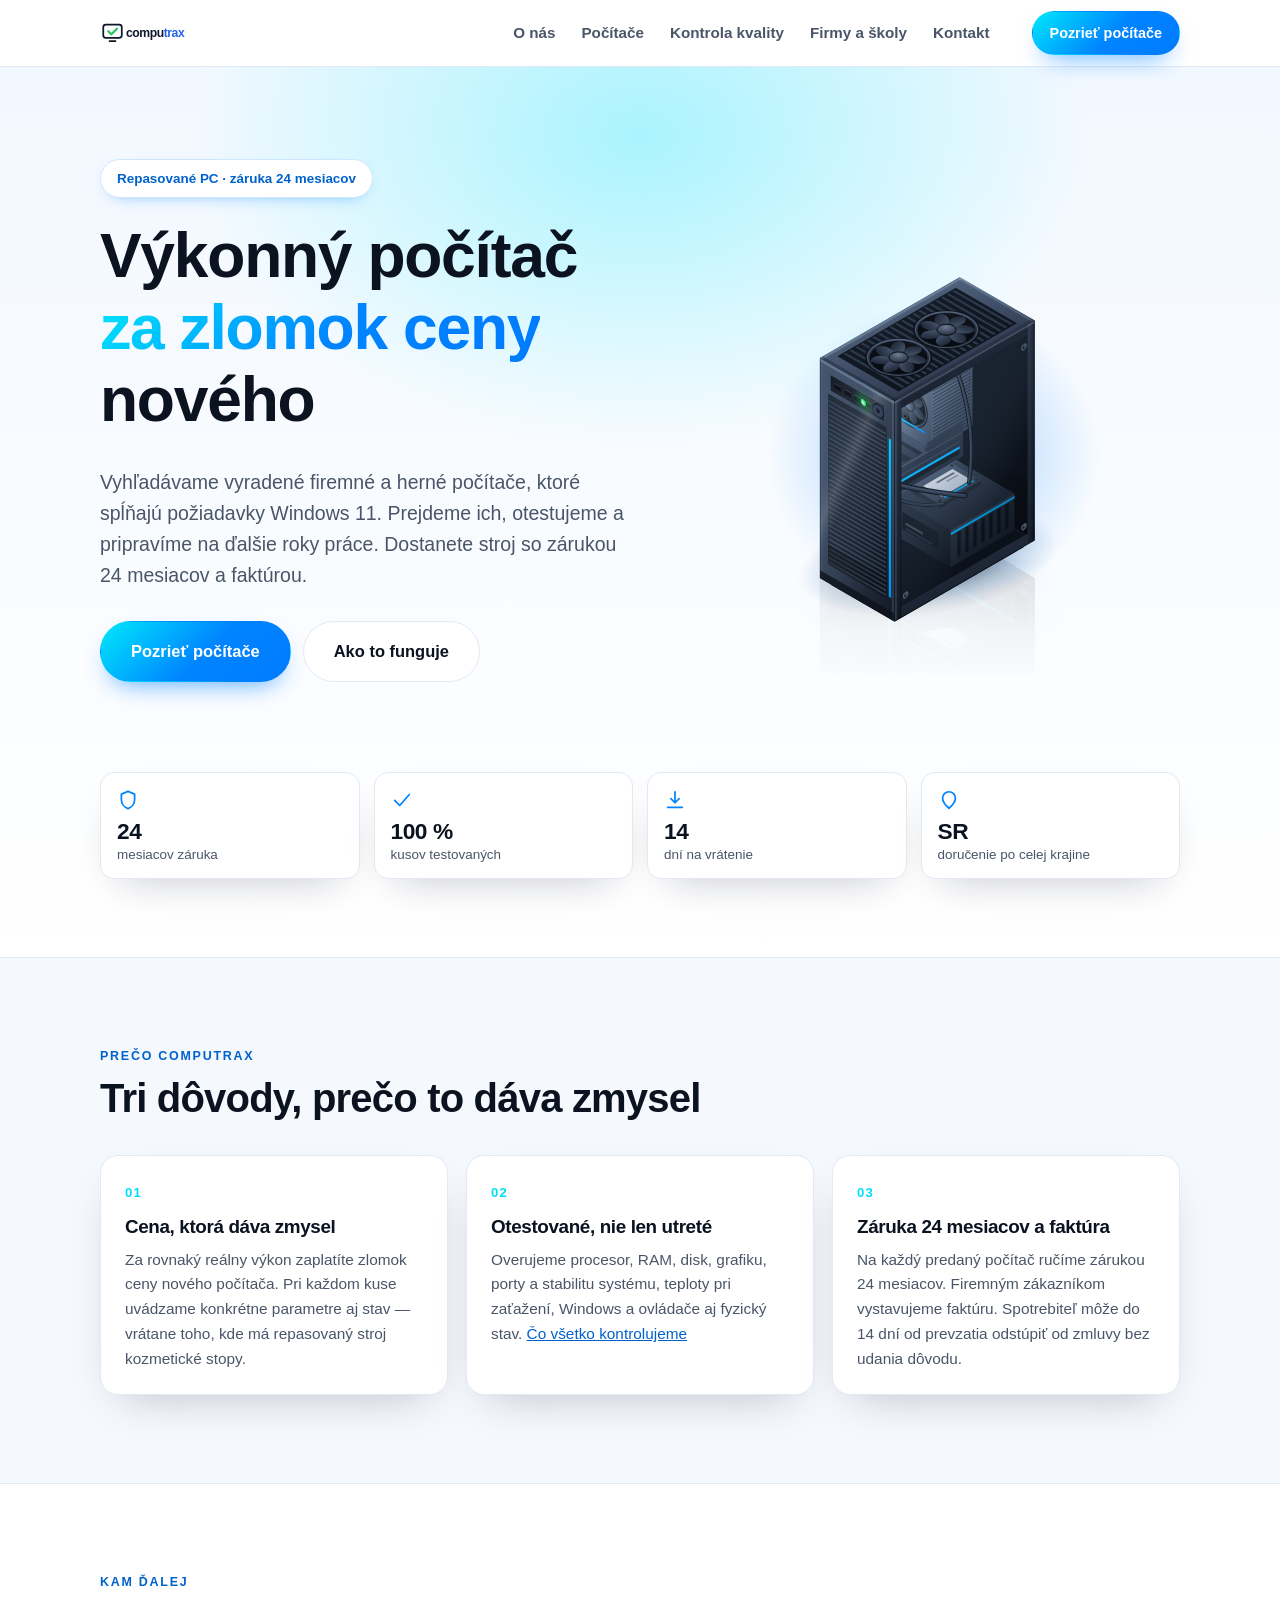
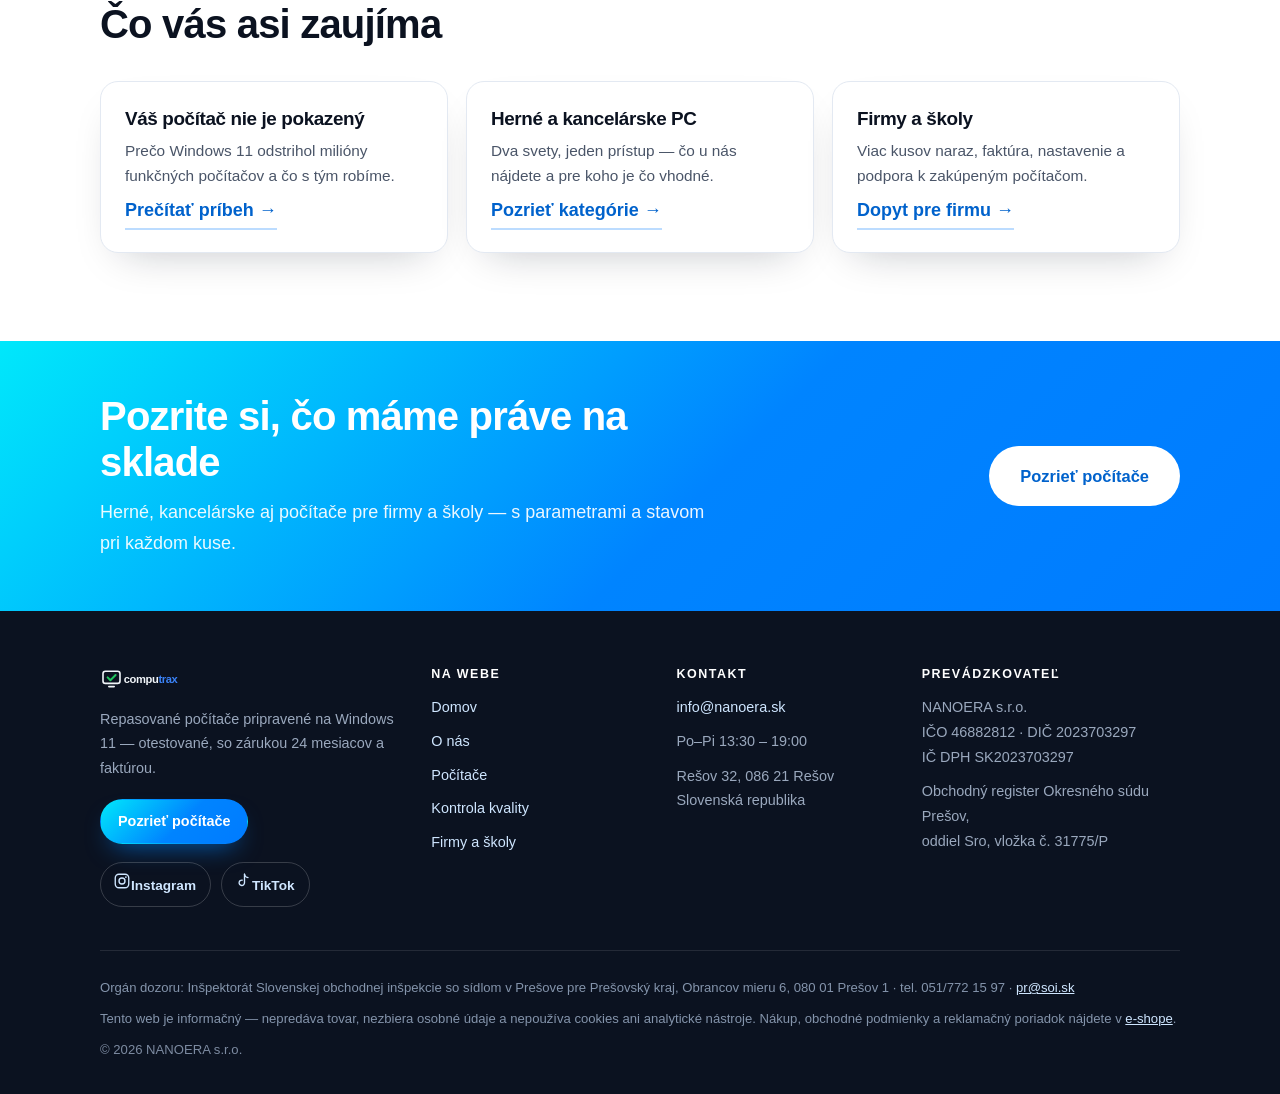
<file: index.html>
<!DOCTYPE html>
<html lang="sk">
<head>
<meta charset="utf-8">
<meta name="viewport" content="width=device-width, initial-scale=1">
<title>Computrax — repasované počítače so zárukou 24 mesiacov</title>
<meta name="description" content="Otestované repasované počítače pripravené na Windows 11. Záruka 24 mesiacov, faktúra a doručenie po celom Slovensku. Výkon za zlomok ceny nového PC.">
<link rel="canonical" href="https://ld-page-computrax.vercel.app/">
<link rel="icon" type="image/svg+xml" href="assets/favicon.svg">
<link rel="icon" href="assets/favicon-32.png" sizes="32x32">
<meta property="og:title" content="Computrax — repasované počítače so zárukou 24 mesiacov">
<meta property="og:description" content="Otestované repasované počítače pripravené na Windows 11. Záruka 24 mesiacov, faktúra a doručenie po celom Slovensku. Výkon za zlomok ceny nového PC.">
<meta property="og:image" content="assets/og-image.jpg">
<meta property="og:type" content="website">
<meta name="theme-color" content="#0084ff">
<link rel="stylesheet" href="styles.css?v=16">
<script type="application/ld+json">
{
  "@context": "https://schema.org",
  "@type": "Organization",
  "name": "Computrax",
  "legalName": "NANOERA s.r.o.",
  "url": "https://ld-page-computrax.vercel.app/",
  "logo": "https://ld-page-computrax.vercel.app/assets/computrax-logo.svg",
  "email": "info@nanoera.sk",
  "description": "Repasované počítače pripravené na Windows 11 — otestované, so zárukou 24 mesiacov a faktúrou.",
  "address": {
    "@type": "PostalAddress",
    "streetAddress": "Rešov 32",
    "postalCode": "086 21",
    "addressLocality": "Rešov",
    "addressCountry": "SK"
  },
  "identifier": [
    {
      "@type": "PropertyValue",
      "name": "IČO",
      "value": "46882812"
    },
    {
      "@type": "PropertyValue",
      "name": "DIČ",
      "value": "2023703297"
    },
    {
      "@type": "PropertyValue",
      "name": "IČ DPH",
      "value": "SK2023703297"
    }
  ],
  "areaServed": {
    "@type": "Country",
    "name": "Slovensko"
  },
  "openingHours": "Mo-Fr 13:30-19:00",
  "sameAs": [
    "https://www.instagram.com/computrax.sk/",
    "https://www.tiktok.com/@computrax"
  ]
}
</script>
</head>
<body>

<header class="site-header">
  <div class="wrap header-inner">
    <a class="brand" href="/"><img src="assets/computrax-logo.svg" alt="Computrax"></a>
    <nav class="nav" id="hlavne-menu">
      <a href="/o-nas">O nás</a>
      <a href="/pocitace">Počítače</a>
      <a href="/kontrola">Kontrola kvality</a>
      <a href="/firmy">Firmy a školy</a>
      <a href="/kontakt">Kontakt</a>
    </nav>
    <a class="btn btn-primary btn-sm js-shop" data-utm="hlavicka" href="#">Pozrieť počítače</a>
    <button class="nav-toggle" type="button" aria-expanded="false"
            aria-controls="hlavne-menu" aria-label="Otvoriť menu">
      <span></span><span></span><span></span>
    </button>
  </div>
</header>

<main id="top">

  <!-- HERO -->
  <section class="hero">
    <div class="wrap hero-inner">
      <div class="hero-text">
        <p class="pill">Repasované PC · záruka 24 mesiacov</p>
        <h1>Výkonný počítač <span class="grad">za zlomok ceny</span> nového</h1>
        <p class="lede">
          Vyhľadávame vyradené firemné a herné počítače, ktoré spĺňajú požiadavky
          Windows 11. Prejdeme ich, otestujeme a pripravíme na ďalšie roky práce.
          Dostanete stroj so zárukou 24 mesiacov a faktúrou.
        </p>
        <div class="cta-row">
          <a class="btn btn-primary btn-lg js-shop" data-utm="hero" href="#">Pozrieť počítače</a>
          <a class="btn btn-ghost btn-lg" href="/o-nas">Ako to funguje</a>
        </div>
      </div>

      <div class="hero-visual">
        <img class="hero-pc" src="assets/pc-izometricky.svg"
             alt="Repasovaný stolný počítač pripravený na Windows 11"
             width="560" height="600" fetchpriority="high">
      </div>
    </div>

    <div class="wrap">
      <ul class="trust-strip">
        <li><svg viewBox="0 0 24 24" aria-hidden="true"><path d="M12 2.6 4.8 5.6v5.9c0 4.4 3 8.5 7.2 9.9 4.2-1.4 7.2-5.5 7.2-9.9V5.6z"/></svg><strong>24</strong><span>mesiacov záruka</span></li>
        <li><svg viewBox="0 0 24 24" aria-hidden="true"><path d="M4 12.5 9.5 18 20 6"/></svg><strong>100 %</strong><span>kusov testovaných</span></li>
        <li><svg viewBox="0 0 24 24" aria-hidden="true"><path d="M12 3v12m0 0 4.5-4.5M12 15l-4.5-4.5M4 20h16"/></svg><strong>14</strong><span>dní na vrátenie</span></li>
        <li><svg viewBox="0 0 24 24" aria-hidden="true"><path d="M12 21s7-6.1 7-11a7 7 0 1 0-14 0c0 4.9 7 11 7 11z"/></svg><strong>SR</strong><span>doručenie po celej krajine</span></li>
      </ul>
    </div>
    <div class="hero-glow" aria-hidden="true"></div>
  </section>

  <!-- PREČO -->
  <section id="preco" class="section section-alt">
    <div class="wrap">
      <p class="eyebrow">Prečo Computrax</p>
      <h2>Tri dôvody, prečo to dáva zmysel</h2>
      <div class="cards">
        <article class="card">
          <div class="card-num">01</div>
          <h3>Cena, ktorá dáva zmysel</h3>
          <p>
            Za rovnaký reálny výkon zaplatíte zlomok ceny nového počítača. Pri každom
            kuse uvádzame konkrétne parametre aj stav — vrátane toho, kde má repasovaný
            stroj kozmetické stopy.
          </p>
        </article>
        <article class="card">
          <div class="card-num">02</div>
          <h3>Otestované, nie len utreté</h3>
          <p>
            Overujeme procesor, RAM, disk, grafiku, porty a stabilitu systému, teploty
            pri zaťažení, Windows a ovládače aj fyzický stav.
            <a href="/kontrola">Čo všetko kontrolujeme</a>
          </p>
        </article>
        <article class="card">
          <div class="card-num">03</div>
          <h3>Záruka 24 mesiacov a faktúra</h3>
          <p>
            Na každý predaný počítač ručíme zárukou 24 mesiacov. Firemným zákazníkom
            vystavujeme faktúru. Spotrebiteľ môže do 14 dní od prevzatia odstúpiť od
            zmluvy bez udania dôvodu.
          </p>
        </article>
      </div>
    </div>
  </section>

  <!-- ROZCESTNÍK -->
  <section class="section">
    <div class="wrap">
      <p class="eyebrow">Kam ďalej</p>
      <h2>Čo vás asi zaujíma</h2>
      <div class="cards">
        <a class="card card-odkaz" href="/o-nas">
          <h3>Váš počítač nie je pokazený</h3>
          <p>Prečo Windows 11 odstrihol milióny funkčných počítačov a čo s tým robíme.</p>
          <span class="pc-link">Prečítať príbeh</span>
        </a>
        <a class="card card-odkaz" href="/pocitace">
          <h3>Herné a kancelárske PC</h3>
          <p>Dva svety, jeden prístup — čo u nás nájdete a pre koho je čo vhodné.</p>
          <span class="pc-link">Pozrieť kategórie</span>
        </a>
        <a class="card card-odkaz" href="/firmy">
          <h3>Firmy a školy</h3>
          <p>Viac kusov naraz, faktúra, nastavenie a podpora k zakúpeným počítačom.</p>
          <span class="pc-link">Dopyt pre firmu</span>
        </a>
      </div>
    </div>
  </section>

  <!-- CTA -->
  <section class="band">
    <div class="wrap band-inner">
      <div>
        <h2>Pozrite si, čo máme práve na sklade</h2>
        <p>Herné, kancelárske aj počítače pre firmy a školy — s parametrami a stavom pri každom kuse.</p>
      </div>
      <a class="btn btn-white btn-lg js-shop" data-utm="cta-pas" href="#">Pozrieť počítače</a>
    </div>
  </section>

</main>

<footer class="footer">
  <div class="wrap">
    <div class="footer-grid">

      <div class="footer-brand">
        <img class="footer-logo" src="assets/computrax-logo-dark.svg" alt="Computrax">
        <p>Repasované počítače pripravené na Windows 11 — otestované, so zárukou
           24 mesiacov a faktúrou.</p>
        <a class="btn btn-primary btn-sm js-shop" data-utm="paticka" href="#">Pozrieť počítače</a>

        <ul class="socialne">
          <li><a href="https://www.instagram.com/computrax.sk/" target="_blank" rel="noopener me" aria-label="Computrax na Instagrame"><svg viewBox="0 0 24 24" aria-hidden="true"><rect x="3" y="3" width="18" height="18" rx="5"/><circle cx="12" cy="12" r="4"/><circle cx="17.2" cy="6.8" r="1.2" fill="currentColor" stroke="none"/></svg><span>Instagram</span></a></li>
          <li><a href="https://www.tiktok.com/@computrax" target="_blank" rel="noopener me" aria-label="Computrax na TikToku"><svg viewBox="0 0 24 24" aria-hidden="true"><path d="M14 3v11.4a3.6 3.6 0 1 1-3-3.55"/><path d="M14 3c.4 2.6 2.1 4.2 4.7 4.4"/></svg><span>TikTok</span></a></li>
        </ul>

      </div>

      <nav class="footer-col" aria-label="Sekcie webu">
        <h2>Na webe</h2>
        <a href="/">Domov</a>
        <a href="/o-nas">O nás</a>
        <a href="/pocitace">Počítače</a>
        <a href="/kontrola">Kontrola kvality</a>
        <a href="/firmy">Firmy a školy</a>
      </nav>

      <div class="footer-col">
        <h2>Kontakt</h2>
        <a href="mailto:info@nanoera.sk">info@nanoera.sk</a>
        <p>Po–Pi 13:30 – 19:00</p>
        <p>Rešov 32, 086 21 Rešov<br>Slovenská republika</p>
      </div>

      <div class="footer-col">
        <h2>Prevádzkovateľ</h2>
        <p>NANOERA s.r.o.<br>
           IČO 46882812 · DIČ 2023703297<br>
           IČ DPH SK2023703297</p>
        <p>Obchodný register Okresného súdu Prešov,<br>oddiel Sro, vložka č. 31775/P</p>
      </div>

    </div>

    <div class="footer-legal">
      <p>
        Orgán dozoru: Inšpektorát Slovenskej obchodnej inšpekcie so sídlom v Prešove
        pre Prešovský kraj, Obrancov mieru 6, 080 01 Prešov 1 ·
        tel. 051/772 15 97 · <a href="mailto:pr@soi.sk">pr@soi.sk</a>
      </p>
      <p>
        Tento web je informačný — nepredáva tovar, nezbiera osobné údaje
        a nepoužíva cookies ani analytické nástroje. Nákup, obchodné podmienky
        a reklamačný poriadok nájdete v <a class="js-shop" data-utm="paticka-podmienky" href="#">e-shope</a>.
      </p>
      <p class="copy">© 2026 NANOERA s.r.o.</p>
    </div>
  </div>
</footer>

<div class="sticky-cta">
  <a class="btn btn-primary js-shop" data-utm="sticky-mobil" href="#">Pozrieť počítače</a>
</div>

<script src="app.js?v=16"></script>

</body>
</html>
</file>
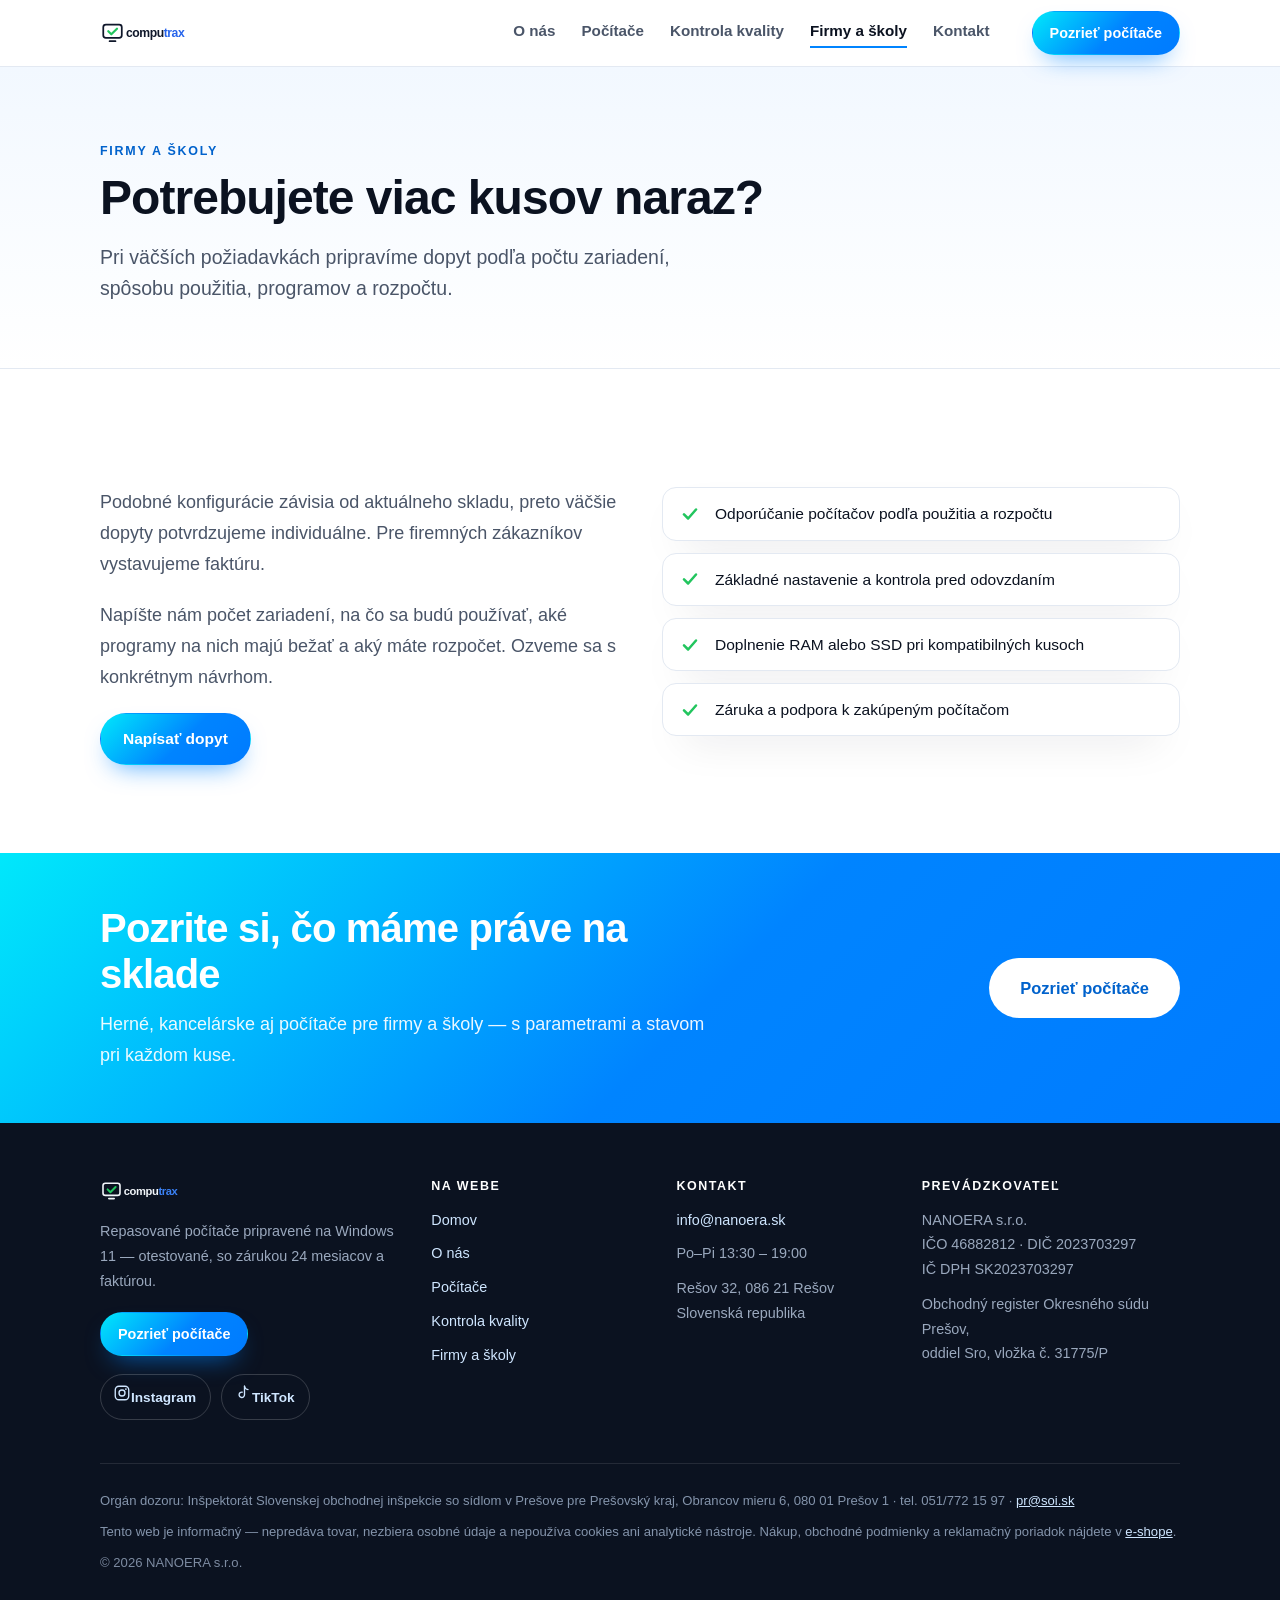
<file: firmy.html>
<!DOCTYPE html>
<html lang="sk">
<head>
<meta charset="utf-8">
<meta name="viewport" content="width=device-width, initial-scale=1">
<title>Repasované počítače pre firmy a školy — Computrax</title>
<meta name="description" content="Viac kusov naraz, faktúra, nastavenie a podpora. Väčšie dopyty potvrdzujeme individuálne.">
<link rel="canonical" href="https://ld-page-computrax.vercel.app/firmy">
<link rel="icon" type="image/svg+xml" href="assets/favicon.svg">
<link rel="icon" href="assets/favicon-32.png" sizes="32x32">
<meta property="og:title" content="Repasované počítače pre firmy a školy — Computrax">
<meta property="og:description" content="Viac kusov naraz, faktúra, nastavenie a podpora. Väčšie dopyty potvrdzujeme individuálne.">
<meta property="og:image" content="assets/og-image.jpg">
<meta property="og:type" content="website">
<meta name="theme-color" content="#0084ff">
<link rel="stylesheet" href="styles.css?v=16">
<script type="application/ld+json">
{
  "@context": "https://schema.org",
  "@type": "Organization",
  "name": "Computrax",
  "legalName": "NANOERA s.r.o.",
  "url": "https://ld-page-computrax.vercel.app/",
  "logo": "https://ld-page-computrax.vercel.app/assets/computrax-logo.svg",
  "email": "info@nanoera.sk",
  "description": "Repasované počítače pripravené na Windows 11 — otestované, so zárukou 24 mesiacov a faktúrou.",
  "address": {
    "@type": "PostalAddress",
    "streetAddress": "Rešov 32",
    "postalCode": "086 21",
    "addressLocality": "Rešov",
    "addressCountry": "SK"
  },
  "identifier": [
    {
      "@type": "PropertyValue",
      "name": "IČO",
      "value": "46882812"
    },
    {
      "@type": "PropertyValue",
      "name": "DIČ",
      "value": "2023703297"
    },
    {
      "@type": "PropertyValue",
      "name": "IČ DPH",
      "value": "SK2023703297"
    }
  ],
  "areaServed": {
    "@type": "Country",
    "name": "Slovensko"
  },
  "openingHours": "Mo-Fr 13:30-19:00",
  "sameAs": [
    "https://www.instagram.com/computrax.sk/",
    "https://www.tiktok.com/@computrax"
  ]
}
</script>
</head>
<body>

<header class="site-header">
  <div class="wrap header-inner">
    <a class="brand" href="/"><img src="assets/computrax-logo.svg" alt="Computrax"></a>
    <nav class="nav" id="hlavne-menu">
      <a href="/o-nas">O nás</a>
      <a href="/pocitace">Počítače</a>
      <a href="/kontrola">Kontrola kvality</a>
      <a href="/firmy" class="je-aktivna" aria-current="page">Firmy a školy</a>
      <a href="/kontakt">Kontakt</a>
    </nav>
    <a class="btn btn-primary btn-sm js-shop" data-utm="hlavicka" href="#">Pozrieť počítače</a>
    <button class="nav-toggle" type="button" aria-expanded="false"
            aria-controls="hlavne-menu" aria-label="Otvoriť menu">
      <span></span><span></span><span></span>
    </button>
  </div>
</header>

<main id="top">

  <!-- HLAVIČKA STRÁNKY -->
  <section class="page-head">
    <div class="wrap">
      <p class="eyebrow">Firmy a školy</p>
      <h1>Potrebujete viac kusov naraz?</h1>
      <p class="lede">Pri väčších požiadavkách pripravíme dopyt podľa počtu zariadení, spôsobu použitia, programov a rozpočtu.</p>
    </div>
  </section>

  <section id="firmy" class="section">
    <div class="wrap">
      <div class="split">
        <div class="split-text">
          <p>
            Podobné konfigurácie závisia od aktuálneho skladu, preto väčšie dopyty
            potvrdzujeme individuálne. Pre firemných zákazníkov vystavujeme faktúru.
          </p>
          <p>
            Napíšte nám počet zariadení, na čo sa budú používať, aké programy na nich
            majú bežať a aký máte rozpočet. Ozveme sa s konkrétnym návrhom.
          </p>
          <a class="btn btn-primary" href="mailto:info@nanoera.sk?subject=Dopyt%20pre%20firmu%20alebo%20%C5%A1kolu">Napísať dopyt</a>
        </div>
        <ul class="checklist split-list">
          <li>Odporúčanie počítačov podľa použitia a rozpočtu</li>
          <li>Základné nastavenie a kontrola pred odovzdaním</li>
          <li>Doplnenie RAM alebo SSD pri kompatibilných kusoch</li>
          <li>Záruka a podpora k zakúpeným počítačom</li>
        </ul>
      </div>
    </div>
  </section>

  <!-- CTA -->
  <section class="band">
    <div class="wrap band-inner">
      <div>
        <h2>Pozrite si, čo máme práve na sklade</h2>
        <p>Herné, kancelárske aj počítače pre firmy a školy — s parametrami a stavom pri každom kuse.</p>
      </div>
      <a class="btn btn-white btn-lg js-shop" data-utm="cta-pas" href="#">Pozrieť počítače</a>
    </div>
  </section>

</main>

<footer class="footer">
  <div class="wrap">
    <div class="footer-grid">

      <div class="footer-brand">
        <img class="footer-logo" src="assets/computrax-logo-dark.svg" alt="Computrax">
        <p>Repasované počítače pripravené na Windows 11 — otestované, so zárukou
           24 mesiacov a faktúrou.</p>
        <a class="btn btn-primary btn-sm js-shop" data-utm="paticka" href="#">Pozrieť počítače</a>

        <ul class="socialne">
          <li><a href="https://www.instagram.com/computrax.sk/" target="_blank" rel="noopener me" aria-label="Computrax na Instagrame"><svg viewBox="0 0 24 24" aria-hidden="true"><rect x="3" y="3" width="18" height="18" rx="5"/><circle cx="12" cy="12" r="4"/><circle cx="17.2" cy="6.8" r="1.2" fill="currentColor" stroke="none"/></svg><span>Instagram</span></a></li>
          <li><a href="https://www.tiktok.com/@computrax" target="_blank" rel="noopener me" aria-label="Computrax na TikToku"><svg viewBox="0 0 24 24" aria-hidden="true"><path d="M14 3v11.4a3.6 3.6 0 1 1-3-3.55"/><path d="M14 3c.4 2.6 2.1 4.2 4.7 4.4"/></svg><span>TikTok</span></a></li>
        </ul>

      </div>

      <nav class="footer-col" aria-label="Sekcie webu">
        <h2>Na webe</h2>
        <a href="/">Domov</a>
        <a href="/o-nas">O nás</a>
        <a href="/pocitace">Počítače</a>
        <a href="/kontrola">Kontrola kvality</a>
        <a href="/firmy">Firmy a školy</a>
      </nav>

      <div class="footer-col">
        <h2>Kontakt</h2>
        <a href="mailto:info@nanoera.sk">info@nanoera.sk</a>
        <p>Po–Pi 13:30 – 19:00</p>
        <p>Rešov 32, 086 21 Rešov<br>Slovenská republika</p>
      </div>

      <div class="footer-col">
        <h2>Prevádzkovateľ</h2>
        <p>NANOERA s.r.o.<br>
           IČO 46882812 · DIČ 2023703297<br>
           IČ DPH SK2023703297</p>
        <p>Obchodný register Okresného súdu Prešov,<br>oddiel Sro, vložka č. 31775/P</p>
      </div>

    </div>

    <div class="footer-legal">
      <p>
        Orgán dozoru: Inšpektorát Slovenskej obchodnej inšpekcie so sídlom v Prešove
        pre Prešovský kraj, Obrancov mieru 6, 080 01 Prešov 1 ·
        tel. 051/772 15 97 · <a href="mailto:pr@soi.sk">pr@soi.sk</a>
      </p>
      <p>
        Tento web je informačný — nepredáva tovar, nezbiera osobné údaje
        a nepoužíva cookies ani analytické nástroje. Nákup, obchodné podmienky
        a reklamačný poriadok nájdete v <a class="js-shop" data-utm="paticka-podmienky" href="#">e-shope</a>.
      </p>
      <p class="copy">© 2026 NANOERA s.r.o.</p>
    </div>
  </div>
</footer>

<div class="sticky-cta">
  <a class="btn btn-primary js-shop" data-utm="sticky-mobil" href="#">Pozrieť počítače</a>
</div>

<script src="app.js?v=16"></script>

</body>
</html>
</file>
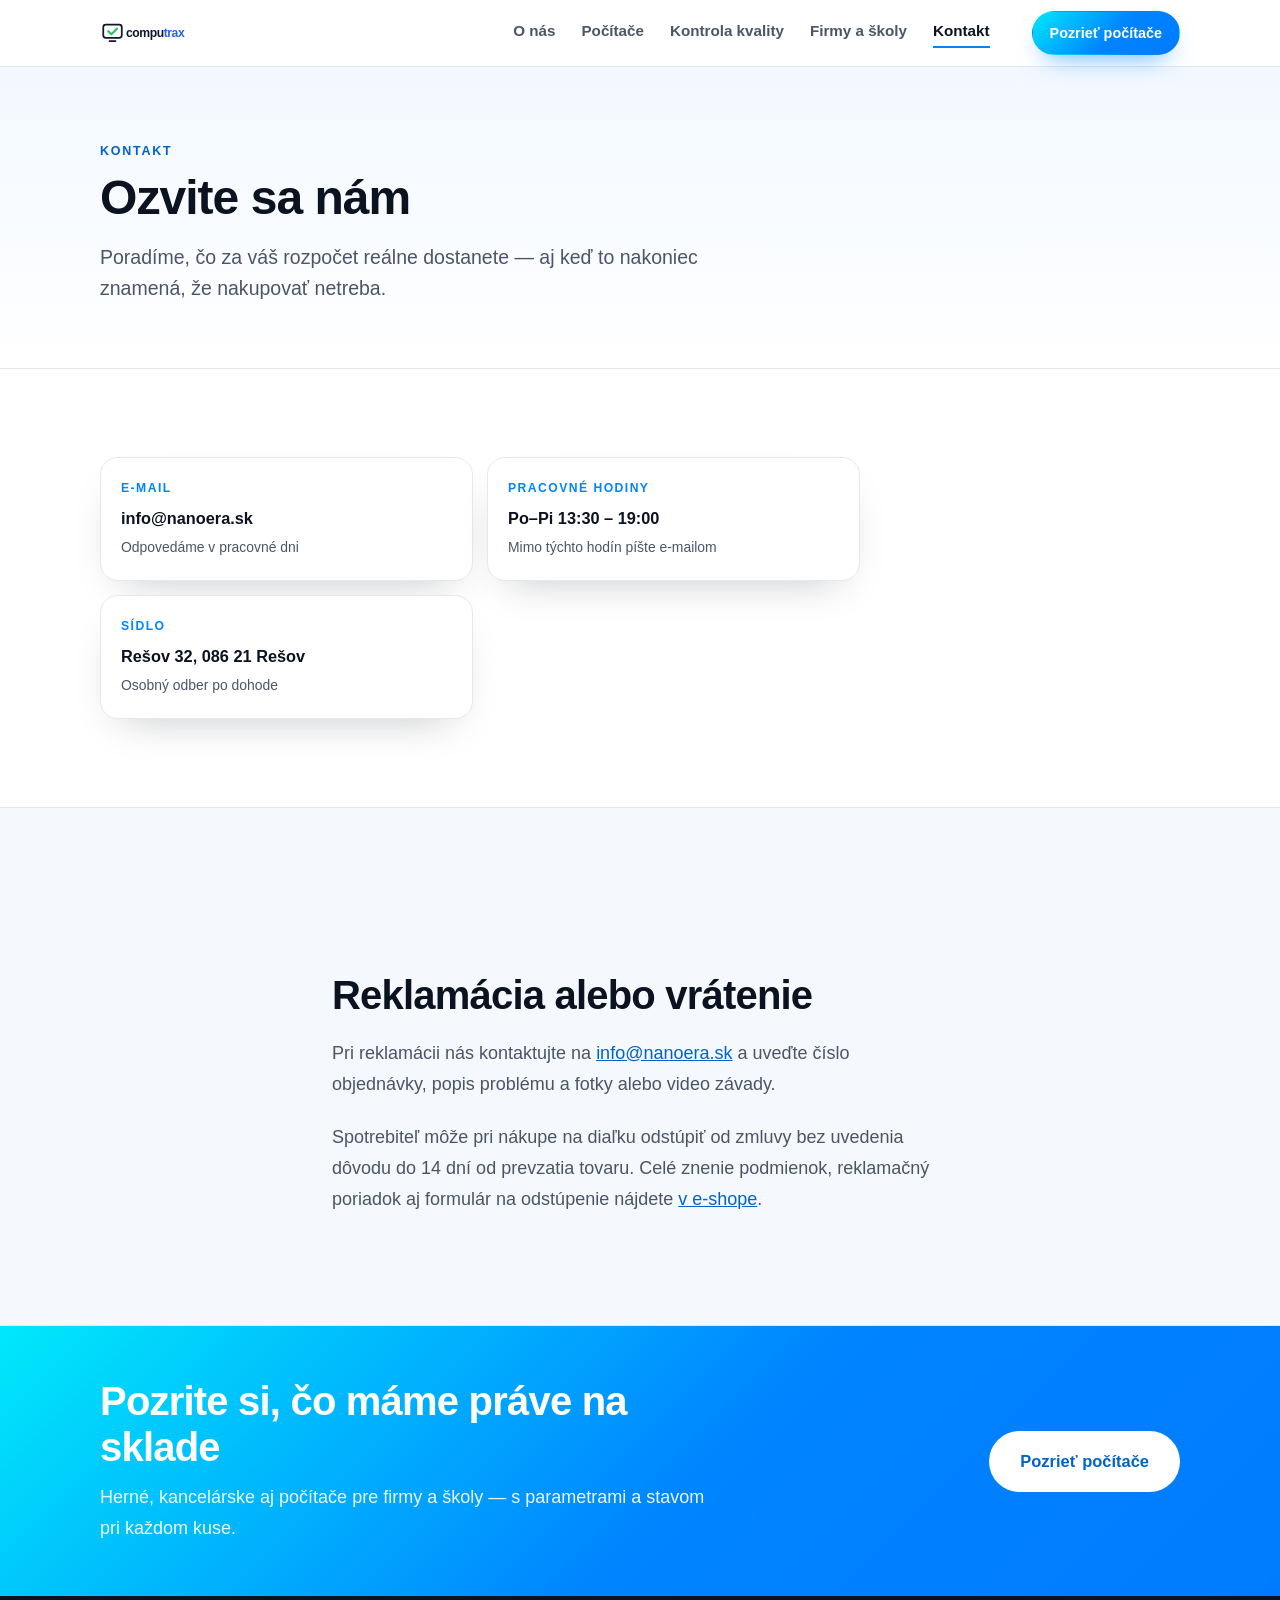
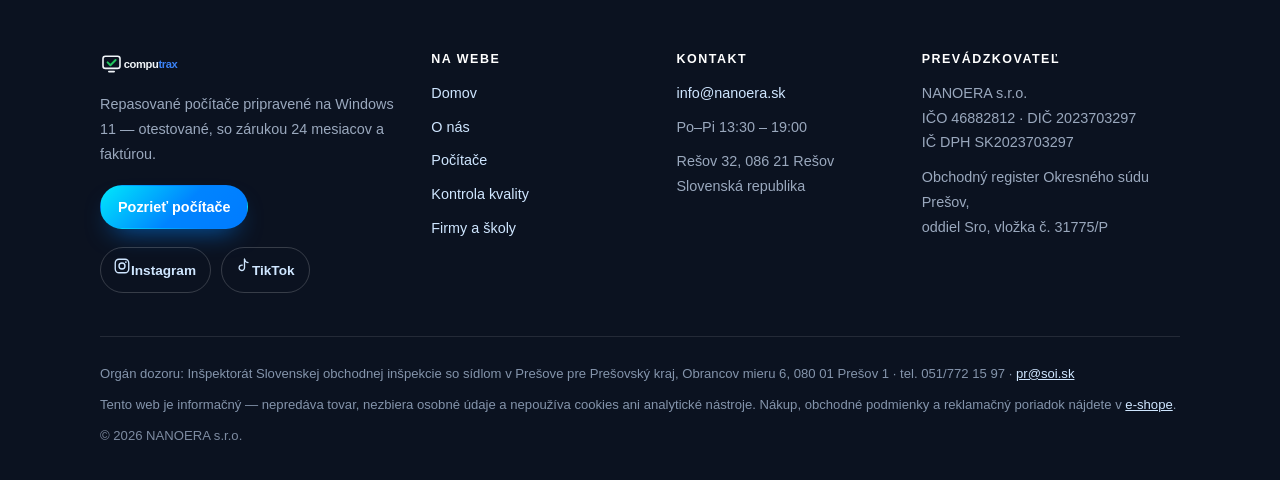
<file: kontakt.html>
<!DOCTYPE html>
<html lang="sk">
<head>
<meta charset="utf-8">
<meta name="viewport" content="width=device-width, initial-scale=1">
<title>Kontakt — Computrax</title>
<meta name="description" content="E-mail info@nanoera.sk, Po–Pi 13:30 – 19:00. NANOERA s.r.o., Rešov 32, 086 21 Rešov.">
<link rel="canonical" href="https://ld-page-computrax.vercel.app/kontakt">
<link rel="icon" type="image/svg+xml" href="assets/favicon.svg">
<link rel="icon" href="assets/favicon-32.png" sizes="32x32">
<meta property="og:title" content="Kontakt — Computrax">
<meta property="og:description" content="E-mail info@nanoera.sk, Po–Pi 13:30 – 19:00. NANOERA s.r.o., Rešov 32, 086 21 Rešov.">
<meta property="og:image" content="assets/og-image.jpg">
<meta property="og:type" content="website">
<meta name="theme-color" content="#0084ff">
<link rel="stylesheet" href="styles.css?v=16">
<script type="application/ld+json">
{
  "@context": "https://schema.org",
  "@type": "Organization",
  "name": "Computrax",
  "legalName": "NANOERA s.r.o.",
  "url": "https://ld-page-computrax.vercel.app/",
  "logo": "https://ld-page-computrax.vercel.app/assets/computrax-logo.svg",
  "email": "info@nanoera.sk",
  "description": "Repasované počítače pripravené na Windows 11 — otestované, so zárukou 24 mesiacov a faktúrou.",
  "address": {
    "@type": "PostalAddress",
    "streetAddress": "Rešov 32",
    "postalCode": "086 21",
    "addressLocality": "Rešov",
    "addressCountry": "SK"
  },
  "identifier": [
    {
      "@type": "PropertyValue",
      "name": "IČO",
      "value": "46882812"
    },
    {
      "@type": "PropertyValue",
      "name": "DIČ",
      "value": "2023703297"
    },
    {
      "@type": "PropertyValue",
      "name": "IČ DPH",
      "value": "SK2023703297"
    }
  ],
  "areaServed": {
    "@type": "Country",
    "name": "Slovensko"
  },
  "openingHours": "Mo-Fr 13:30-19:00",
  "sameAs": [
    "https://www.instagram.com/computrax.sk/",
    "https://www.tiktok.com/@computrax"
  ]
}
</script>
</head>
<body>

<header class="site-header">
  <div class="wrap header-inner">
    <a class="brand" href="/"><img src="assets/computrax-logo.svg" alt="Computrax"></a>
    <nav class="nav" id="hlavne-menu">
      <a href="/o-nas">O nás</a>
      <a href="/pocitace">Počítače</a>
      <a href="/kontrola">Kontrola kvality</a>
      <a href="/firmy">Firmy a školy</a>
      <a href="/kontakt" class="je-aktivna" aria-current="page">Kontakt</a>
    </nav>
    <a class="btn btn-primary btn-sm js-shop" data-utm="hlavicka" href="#">Pozrieť počítače</a>
    <button class="nav-toggle" type="button" aria-expanded="false"
            aria-controls="hlavne-menu" aria-label="Otvoriť menu">
      <span></span><span></span><span></span>
    </button>
  </div>
</header>

<main id="top">

  <!-- HLAVIČKA STRÁNKY -->
  <section class="page-head">
    <div class="wrap">
      <p class="eyebrow">Kontakt</p>
      <h1>Ozvite sa nám</h1>
      <p class="lede">Poradíme, čo za váš rozpočet reálne dostanete — aj keď to nakoniec znamená, že nakupovať netreba.</p>
    </div>
  </section>

  <section id="kontakt" class="section">
    <div class="wrap">
      <div class="contact-grid">
        <a class="contact-card" href="mailto:info@nanoera.sk">
          <span class="contact-label">E-mail</span>
          <strong>info@nanoera.sk</strong>
          <span class="contact-note">Odpovedáme v pracovné dni</span>
        </a>
        <div class="contact-card">
          <span class="contact-label">Pracovné hodiny</span>
          <strong>Po–Pi 13:30 – 19:00</strong>
          <span class="contact-note">Mimo týchto hodín píšte e-mailom</span>
        </div>
        <div class="contact-card">
          <span class="contact-label">Sídlo</span>
          <strong>Rešov 32, 086 21 Rešov</strong>
          <span class="contact-note">Osobný odber po dohode</span>
        </div>
      </div>
    </div>
  </section>

  <section class="section section-alt">
    <div class="wrap narrow">
      <h2>Reklamácia alebo vrátenie</h2>
      <p>
        Pri reklamácii nás kontaktujte na
        <a href="mailto:info@nanoera.sk">info@nanoera.sk</a> a uveďte číslo objednávky,
        popis problému a fotky alebo video závady.
      </p>
      <p>
        Spotrebiteľ môže pri nákupe na diaľku odstúpiť od zmluvy bez uvedenia dôvodu
        do 14 dní od prevzatia tovaru. Celé znenie podmienok, reklamačný poriadok
        aj formulár na odstúpenie nájdete
        <a class="js-shop" data-utm="kontakt-podmienky" href="#">v e-shope</a>.
      </p>
    </div>
  </section>

  <!-- CTA -->
  <section class="band">
    <div class="wrap band-inner">
      <div>
        <h2>Pozrite si, čo máme práve na sklade</h2>
        <p>Herné, kancelárske aj počítače pre firmy a školy — s parametrami a stavom pri každom kuse.</p>
      </div>
      <a class="btn btn-white btn-lg js-shop" data-utm="cta-pas" href="#">Pozrieť počítače</a>
    </div>
  </section>

</main>

<footer class="footer">
  <div class="wrap">
    <div class="footer-grid">

      <div class="footer-brand">
        <img class="footer-logo" src="assets/computrax-logo-dark.svg" alt="Computrax">
        <p>Repasované počítače pripravené na Windows 11 — otestované, so zárukou
           24 mesiacov a faktúrou.</p>
        <a class="btn btn-primary btn-sm js-shop" data-utm="paticka" href="#">Pozrieť počítače</a>

        <ul class="socialne">
          <li><a href="https://www.instagram.com/computrax.sk/" target="_blank" rel="noopener me" aria-label="Computrax na Instagrame"><svg viewBox="0 0 24 24" aria-hidden="true"><rect x="3" y="3" width="18" height="18" rx="5"/><circle cx="12" cy="12" r="4"/><circle cx="17.2" cy="6.8" r="1.2" fill="currentColor" stroke="none"/></svg><span>Instagram</span></a></li>
          <li><a href="https://www.tiktok.com/@computrax" target="_blank" rel="noopener me" aria-label="Computrax na TikToku"><svg viewBox="0 0 24 24" aria-hidden="true"><path d="M14 3v11.4a3.6 3.6 0 1 1-3-3.55"/><path d="M14 3c.4 2.6 2.1 4.2 4.7 4.4"/></svg><span>TikTok</span></a></li>
        </ul>

      </div>

      <nav class="footer-col" aria-label="Sekcie webu">
        <h2>Na webe</h2>
        <a href="/">Domov</a>
        <a href="/o-nas">O nás</a>
        <a href="/pocitace">Počítače</a>
        <a href="/kontrola">Kontrola kvality</a>
        <a href="/firmy">Firmy a školy</a>
      </nav>

      <div class="footer-col">
        <h2>Kontakt</h2>
        <a href="mailto:info@nanoera.sk">info@nanoera.sk</a>
        <p>Po–Pi 13:30 – 19:00</p>
        <p>Rešov 32, 086 21 Rešov<br>Slovenská republika</p>
      </div>

      <div class="footer-col">
        <h2>Prevádzkovateľ</h2>
        <p>NANOERA s.r.o.<br>
           IČO 46882812 · DIČ 2023703297<br>
           IČ DPH SK2023703297</p>
        <p>Obchodný register Okresného súdu Prešov,<br>oddiel Sro, vložka č. 31775/P</p>
      </div>

    </div>

    <div class="footer-legal">
      <p>
        Orgán dozoru: Inšpektorát Slovenskej obchodnej inšpekcie so sídlom v Prešove
        pre Prešovský kraj, Obrancov mieru 6, 080 01 Prešov 1 ·
        tel. 051/772 15 97 · <a href="mailto:pr@soi.sk">pr@soi.sk</a>
      </p>
      <p>
        Tento web je informačný — nepredáva tovar, nezbiera osobné údaje
        a nepoužíva cookies ani analytické nástroje. Nákup, obchodné podmienky
        a reklamačný poriadok nájdete v <a class="js-shop" data-utm="paticka-podmienky" href="#">e-shope</a>.
      </p>
      <p class="copy">© 2026 NANOERA s.r.o.</p>
    </div>
  </div>
</footer>

<div class="sticky-cta">
  <a class="btn btn-primary js-shop" data-utm="sticky-mobil" href="#">Pozrieť počítače</a>
</div>

<script src="app.js?v=16"></script>

</body>
</html>
</file>
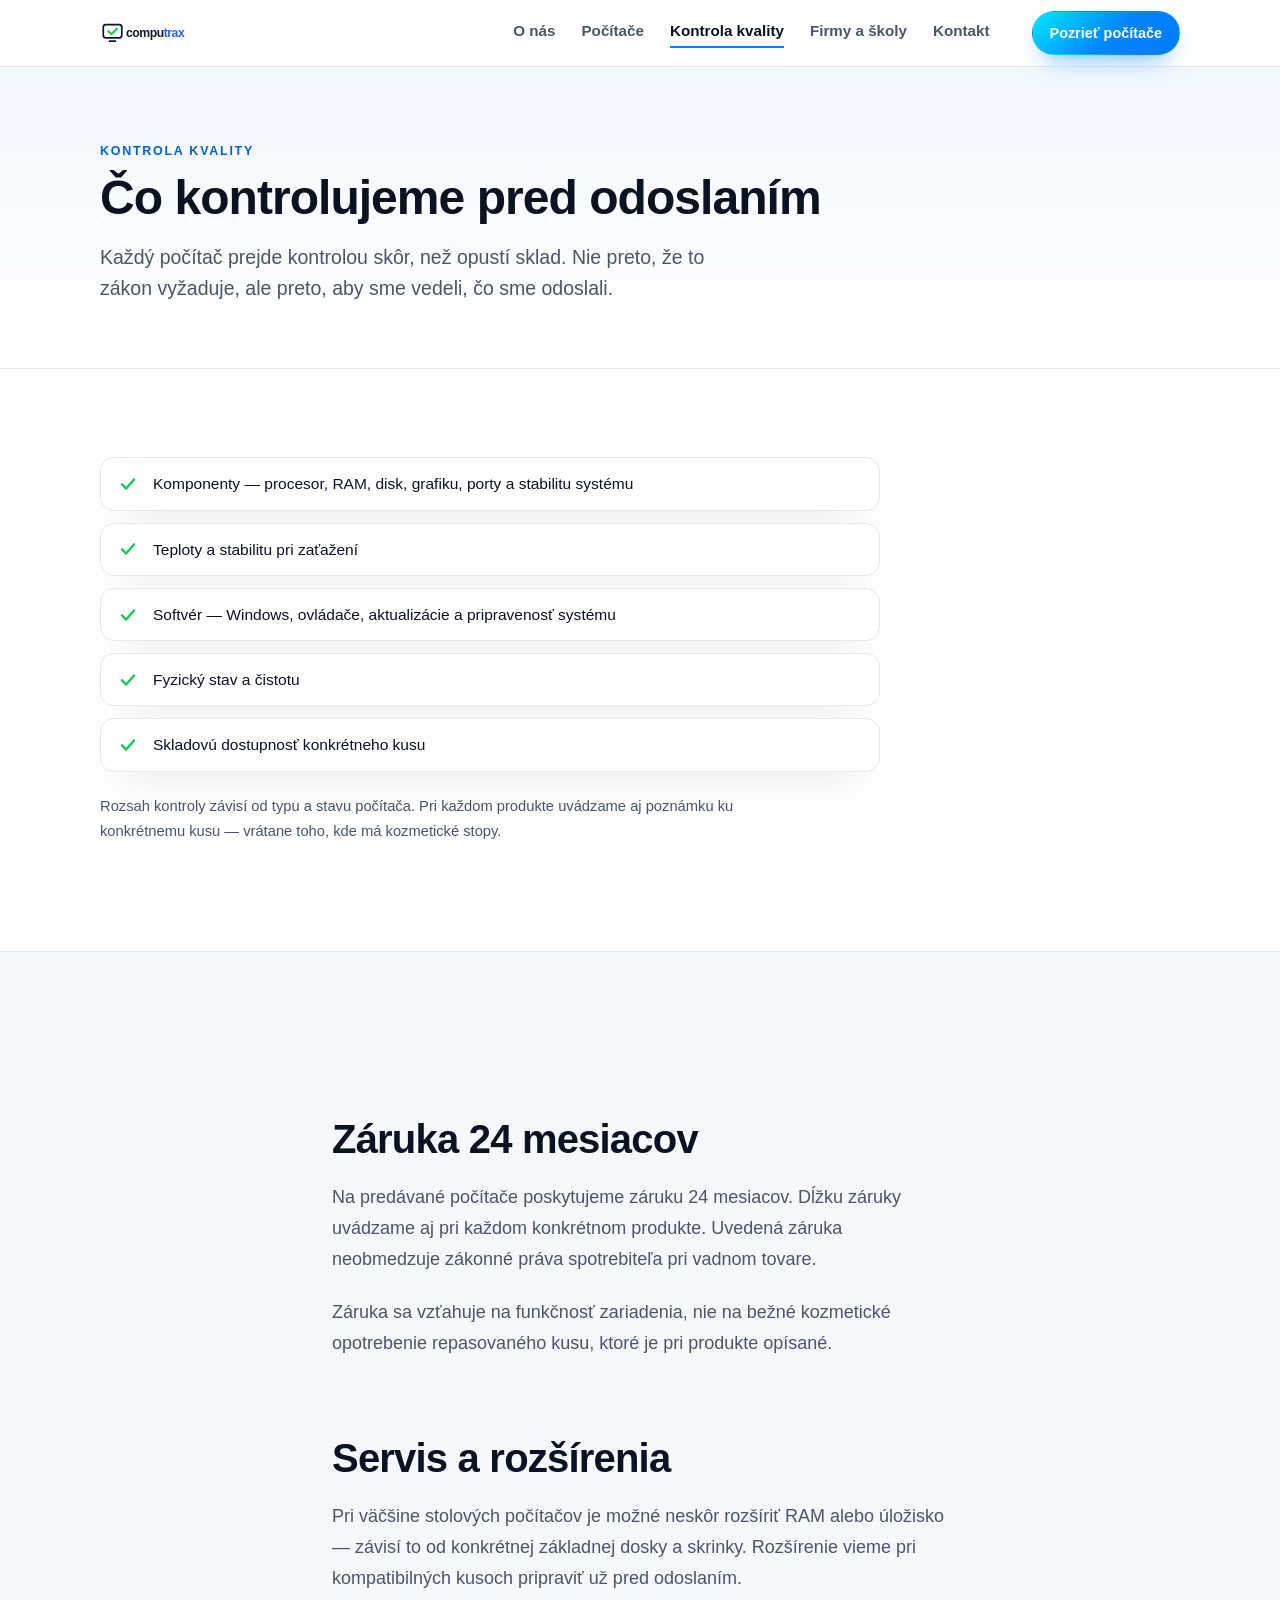
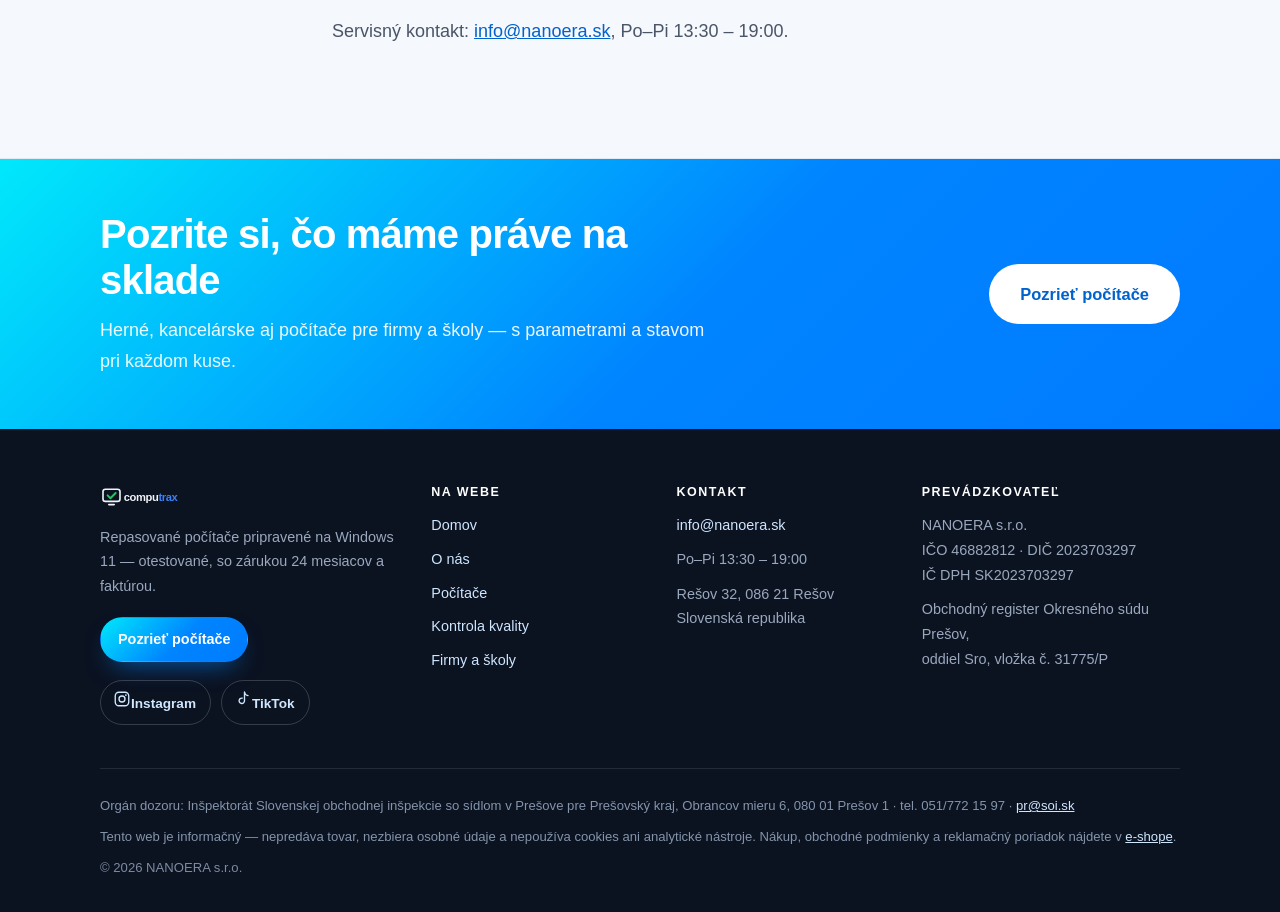
<file: kontrola.html>
<!DOCTYPE html>
<html lang="sk">
<head>
<meta charset="utf-8">
<meta name="viewport" content="width=device-width, initial-scale=1">
<title>Kontrola kvality a záruka — Computrax</title>
<meta name="description" content="Čo kontrolujeme pred odoslaním počítača a čo presne kryje záruka 24 mesiacov.">
<link rel="canonical" href="https://ld-page-computrax.vercel.app/kontrola">
<link rel="icon" type="image/svg+xml" href="assets/favicon.svg">
<link rel="icon" href="assets/favicon-32.png" sizes="32x32">
<meta property="og:title" content="Kontrola kvality a záruka — Computrax">
<meta property="og:description" content="Čo kontrolujeme pred odoslaním počítača a čo presne kryje záruka 24 mesiacov.">
<meta property="og:image" content="assets/og-image.jpg">
<meta property="og:type" content="website">
<meta name="theme-color" content="#0084ff">
<link rel="stylesheet" href="styles.css?v=16">
<script type="application/ld+json">
{
  "@context": "https://schema.org",
  "@type": "Organization",
  "name": "Computrax",
  "legalName": "NANOERA s.r.o.",
  "url": "https://ld-page-computrax.vercel.app/",
  "logo": "https://ld-page-computrax.vercel.app/assets/computrax-logo.svg",
  "email": "info@nanoera.sk",
  "description": "Repasované počítače pripravené na Windows 11 — otestované, so zárukou 24 mesiacov a faktúrou.",
  "address": {
    "@type": "PostalAddress",
    "streetAddress": "Rešov 32",
    "postalCode": "086 21",
    "addressLocality": "Rešov",
    "addressCountry": "SK"
  },
  "identifier": [
    {
      "@type": "PropertyValue",
      "name": "IČO",
      "value": "46882812"
    },
    {
      "@type": "PropertyValue",
      "name": "DIČ",
      "value": "2023703297"
    },
    {
      "@type": "PropertyValue",
      "name": "IČ DPH",
      "value": "SK2023703297"
    }
  ],
  "areaServed": {
    "@type": "Country",
    "name": "Slovensko"
  },
  "openingHours": "Mo-Fr 13:30-19:00",
  "sameAs": [
    "https://www.instagram.com/computrax.sk/",
    "https://www.tiktok.com/@computrax"
  ]
}
</script>
</head>
<body>

<header class="site-header">
  <div class="wrap header-inner">
    <a class="brand" href="/"><img src="assets/computrax-logo.svg" alt="Computrax"></a>
    <nav class="nav" id="hlavne-menu">
      <a href="/o-nas">O nás</a>
      <a href="/pocitace">Počítače</a>
      <a href="/kontrola" class="je-aktivna" aria-current="page">Kontrola kvality</a>
      <a href="/firmy">Firmy a školy</a>
      <a href="/kontakt">Kontakt</a>
    </nav>
    <a class="btn btn-primary btn-sm js-shop" data-utm="hlavicka" href="#">Pozrieť počítače</a>
    <button class="nav-toggle" type="button" aria-expanded="false"
            aria-controls="hlavne-menu" aria-label="Otvoriť menu">
      <span></span><span></span><span></span>
    </button>
  </div>
</header>

<main id="top">

  <!-- HLAVIČKA STRÁNKY -->
  <section class="page-head">
    <div class="wrap">
      <p class="eyebrow">Kontrola kvality</p>
      <h1>Čo kontrolujeme pred odoslaním</h1>
      <p class="lede">Každý počítač prejde kontrolou skôr, než opustí sklad. Nie preto, že to zákon vyžaduje, ale preto, aby sme vedeli, čo sme odoslali.</p>
    </div>
  </section>

  <section class="section">
    <div class="wrap">
      <ul class="checklist">
        <li>Komponenty — procesor, RAM, disk, grafiku, porty a stabilitu systému</li>
        <li>Teploty a stabilitu pri zaťažení</li>
        <li>Softvér — Windows, ovládače, aktualizácie a pripravenosť systému</li>
        <li>Fyzický stav a čistotu</li>
        <li>Skladovú dostupnosť konkrétneho kusu</li>
      </ul>
      <p class="note">
        Rozsah kontroly závisí od typu a stavu počítača. Pri každom produkte
        uvádzame aj poznámku ku konkrétnemu kusu — vrátane toho, kde má
        kozmetické stopy.
      </p>
    </div>
  </section>

  <section class="section section-alt">
    <div class="wrap narrow">
      <h2>Záruka 24 mesiacov</h2>
      <p>
        Na predávané počítače poskytujeme záruku 24 mesiacov. Dĺžku záruky uvádzame
        aj pri každom konkrétnom produkte. Uvedená záruka neobmedzuje zákonné práva
        spotrebiteľa pri vadnom tovare.
      </p>
      <p>
        Záruka sa vzťahuje na funkčnosť zariadenia, nie na bežné kozmetické
        opotrebenie repasovaného kusu, ktoré je pri produkte opísané.
      </p>

      <h2>Servis a rozšírenia</h2>
      <p>
        Pri väčšine stolových počítačov je možné neskôr rozšíriť RAM alebo úložisko —
        závisí to od konkrétnej základnej dosky a skrinky. Rozšírenie vieme pri
        kompatibilných kusoch pripraviť už pred odoslaním.
      </p>
      <p>
        Servisný kontakt: <a href="mailto:info@nanoera.sk">info@nanoera.sk</a>,
        Po–Pi 13:30 – 19:00.
      </p>
    </div>
  </section>

  <!-- CTA -->
  <section class="band">
    <div class="wrap band-inner">
      <div>
        <h2>Pozrite si, čo máme práve na sklade</h2>
        <p>Herné, kancelárske aj počítače pre firmy a školy — s parametrami a stavom pri každom kuse.</p>
      </div>
      <a class="btn btn-white btn-lg js-shop" data-utm="cta-pas" href="#">Pozrieť počítače</a>
    </div>
  </section>

</main>

<footer class="footer">
  <div class="wrap">
    <div class="footer-grid">

      <div class="footer-brand">
        <img class="footer-logo" src="assets/computrax-logo-dark.svg" alt="Computrax">
        <p>Repasované počítače pripravené na Windows 11 — otestované, so zárukou
           24 mesiacov a faktúrou.</p>
        <a class="btn btn-primary btn-sm js-shop" data-utm="paticka" href="#">Pozrieť počítače</a>

        <ul class="socialne">
          <li><a href="https://www.instagram.com/computrax.sk/" target="_blank" rel="noopener me" aria-label="Computrax na Instagrame"><svg viewBox="0 0 24 24" aria-hidden="true"><rect x="3" y="3" width="18" height="18" rx="5"/><circle cx="12" cy="12" r="4"/><circle cx="17.2" cy="6.8" r="1.2" fill="currentColor" stroke="none"/></svg><span>Instagram</span></a></li>
          <li><a href="https://www.tiktok.com/@computrax" target="_blank" rel="noopener me" aria-label="Computrax na TikToku"><svg viewBox="0 0 24 24" aria-hidden="true"><path d="M14 3v11.4a3.6 3.6 0 1 1-3-3.55"/><path d="M14 3c.4 2.6 2.1 4.2 4.7 4.4"/></svg><span>TikTok</span></a></li>
        </ul>

      </div>

      <nav class="footer-col" aria-label="Sekcie webu">
        <h2>Na webe</h2>
        <a href="/">Domov</a>
        <a href="/o-nas">O nás</a>
        <a href="/pocitace">Počítače</a>
        <a href="/kontrola">Kontrola kvality</a>
        <a href="/firmy">Firmy a školy</a>
      </nav>

      <div class="footer-col">
        <h2>Kontakt</h2>
        <a href="mailto:info@nanoera.sk">info@nanoera.sk</a>
        <p>Po–Pi 13:30 – 19:00</p>
        <p>Rešov 32, 086 21 Rešov<br>Slovenská republika</p>
      </div>

      <div class="footer-col">
        <h2>Prevádzkovateľ</h2>
        <p>NANOERA s.r.o.<br>
           IČO 46882812 · DIČ 2023703297<br>
           IČ DPH SK2023703297</p>
        <p>Obchodný register Okresného súdu Prešov,<br>oddiel Sro, vložka č. 31775/P</p>
      </div>

    </div>

    <div class="footer-legal">
      <p>
        Orgán dozoru: Inšpektorát Slovenskej obchodnej inšpekcie so sídlom v Prešove
        pre Prešovský kraj, Obrancov mieru 6, 080 01 Prešov 1 ·
        tel. 051/772 15 97 · <a href="mailto:pr@soi.sk">pr@soi.sk</a>
      </p>
      <p>
        Tento web je informačný — nepredáva tovar, nezbiera osobné údaje
        a nepoužíva cookies ani analytické nástroje. Nákup, obchodné podmienky
        a reklamačný poriadok nájdete v <a class="js-shop" data-utm="paticka-podmienky" href="#">e-shope</a>.
      </p>
      <p class="copy">© 2026 NANOERA s.r.o.</p>
    </div>
  </div>
</footer>

<div class="sticky-cta">
  <a class="btn btn-primary js-shop" data-utm="sticky-mobil" href="#">Pozrieť počítače</a>
</div>

<script src="app.js?v=16"></script>

</body>
</html>
</file>
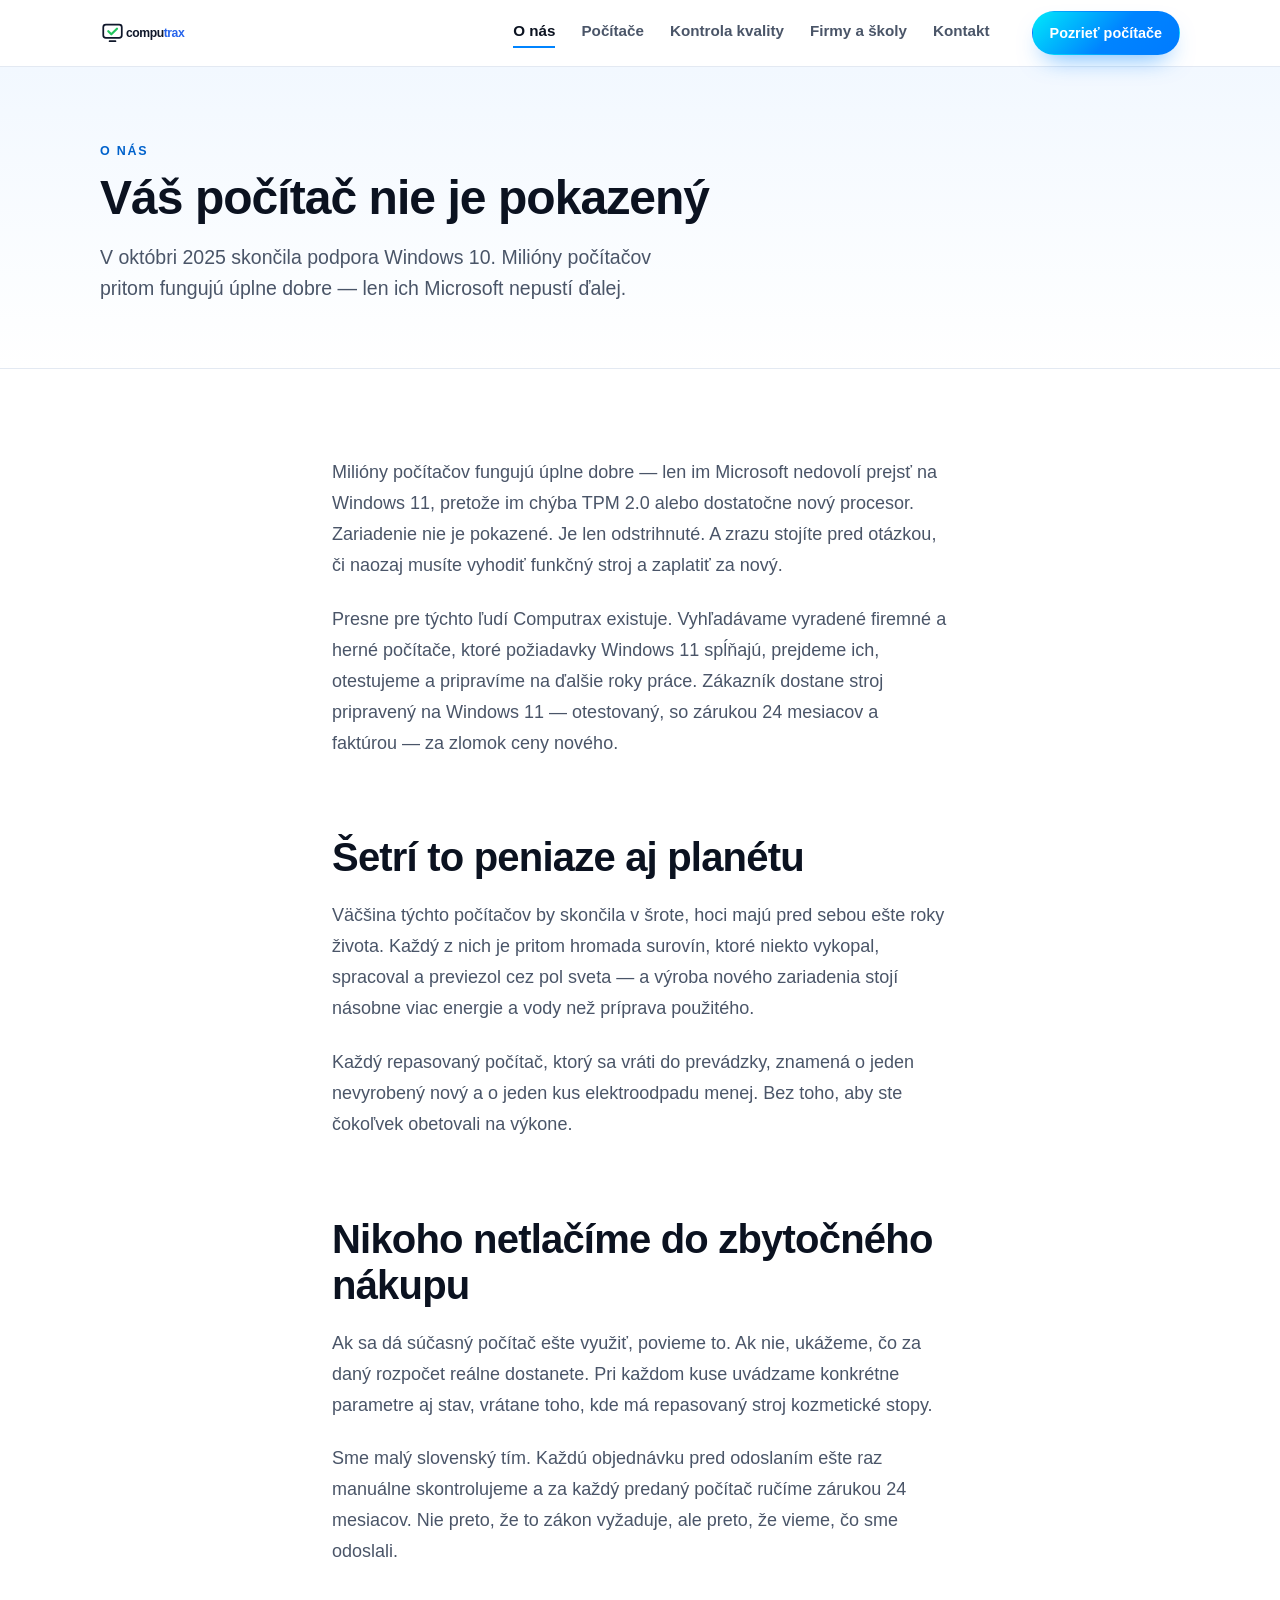
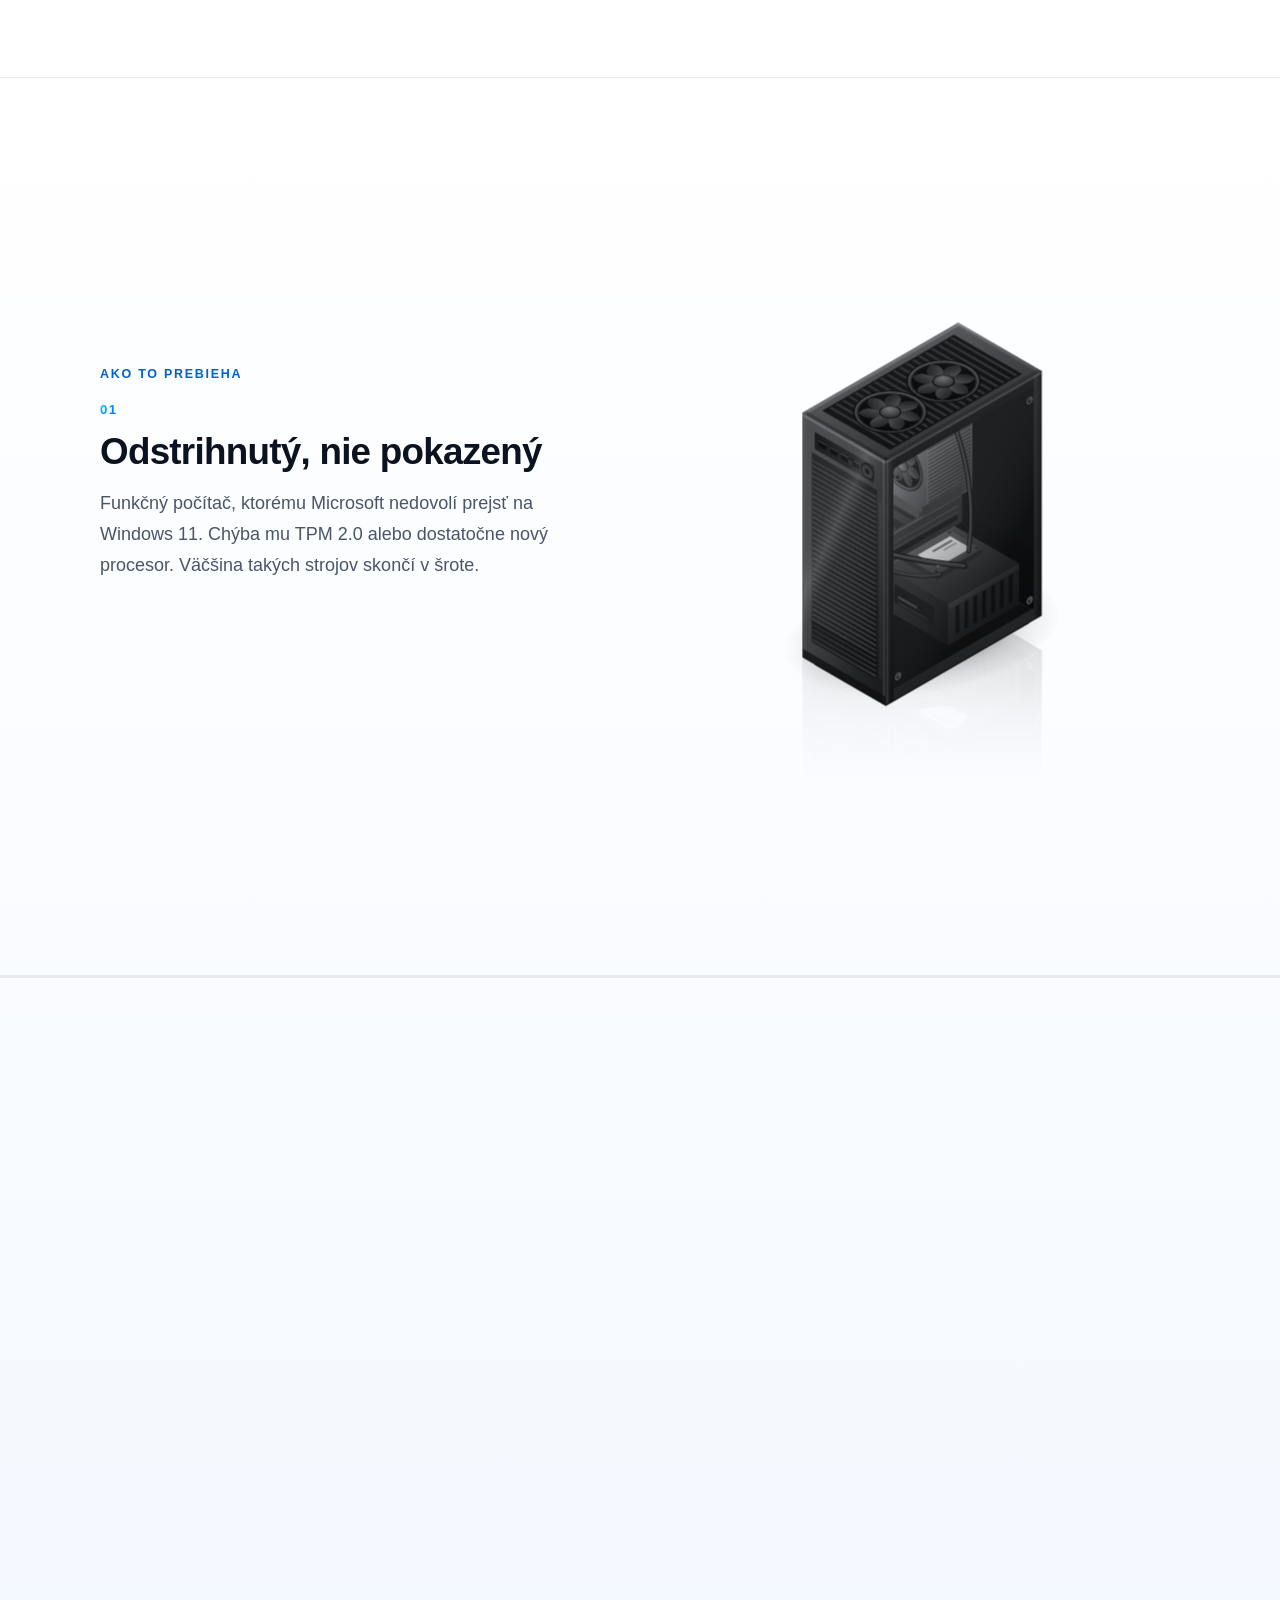
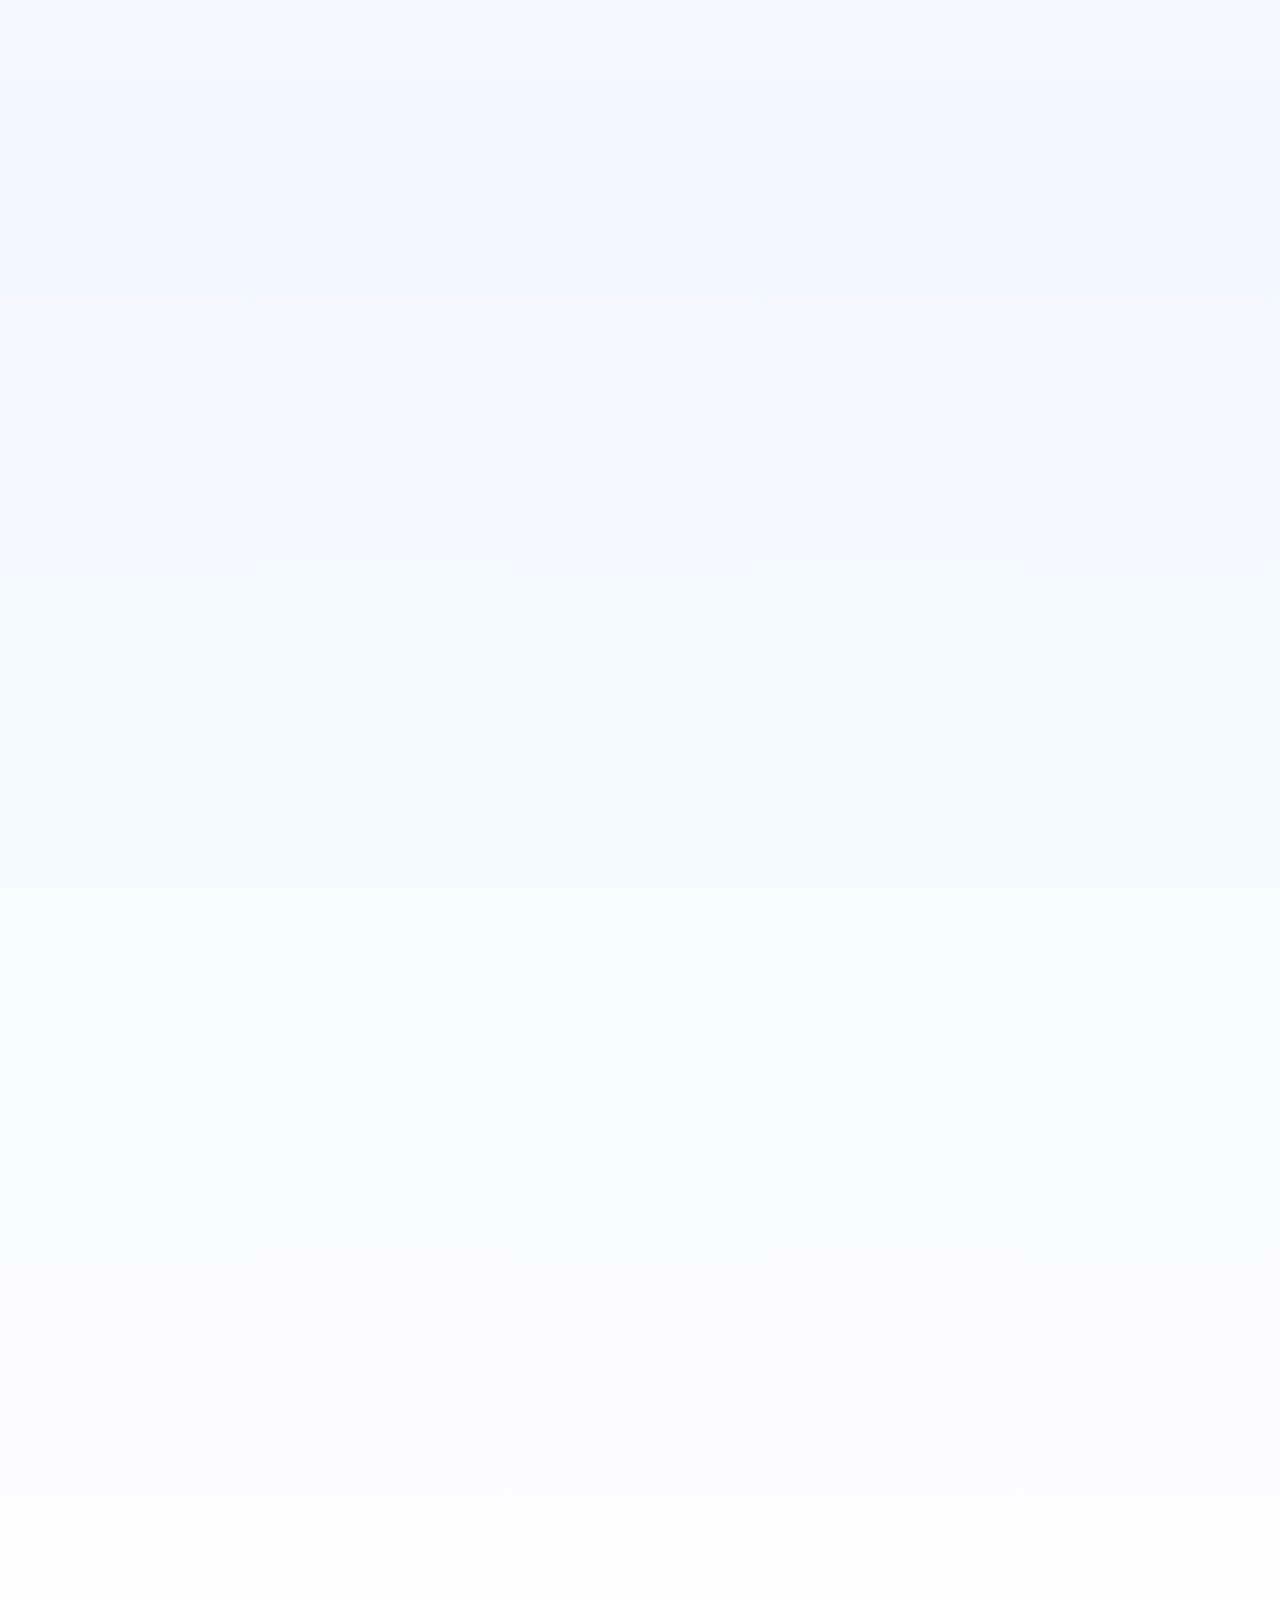
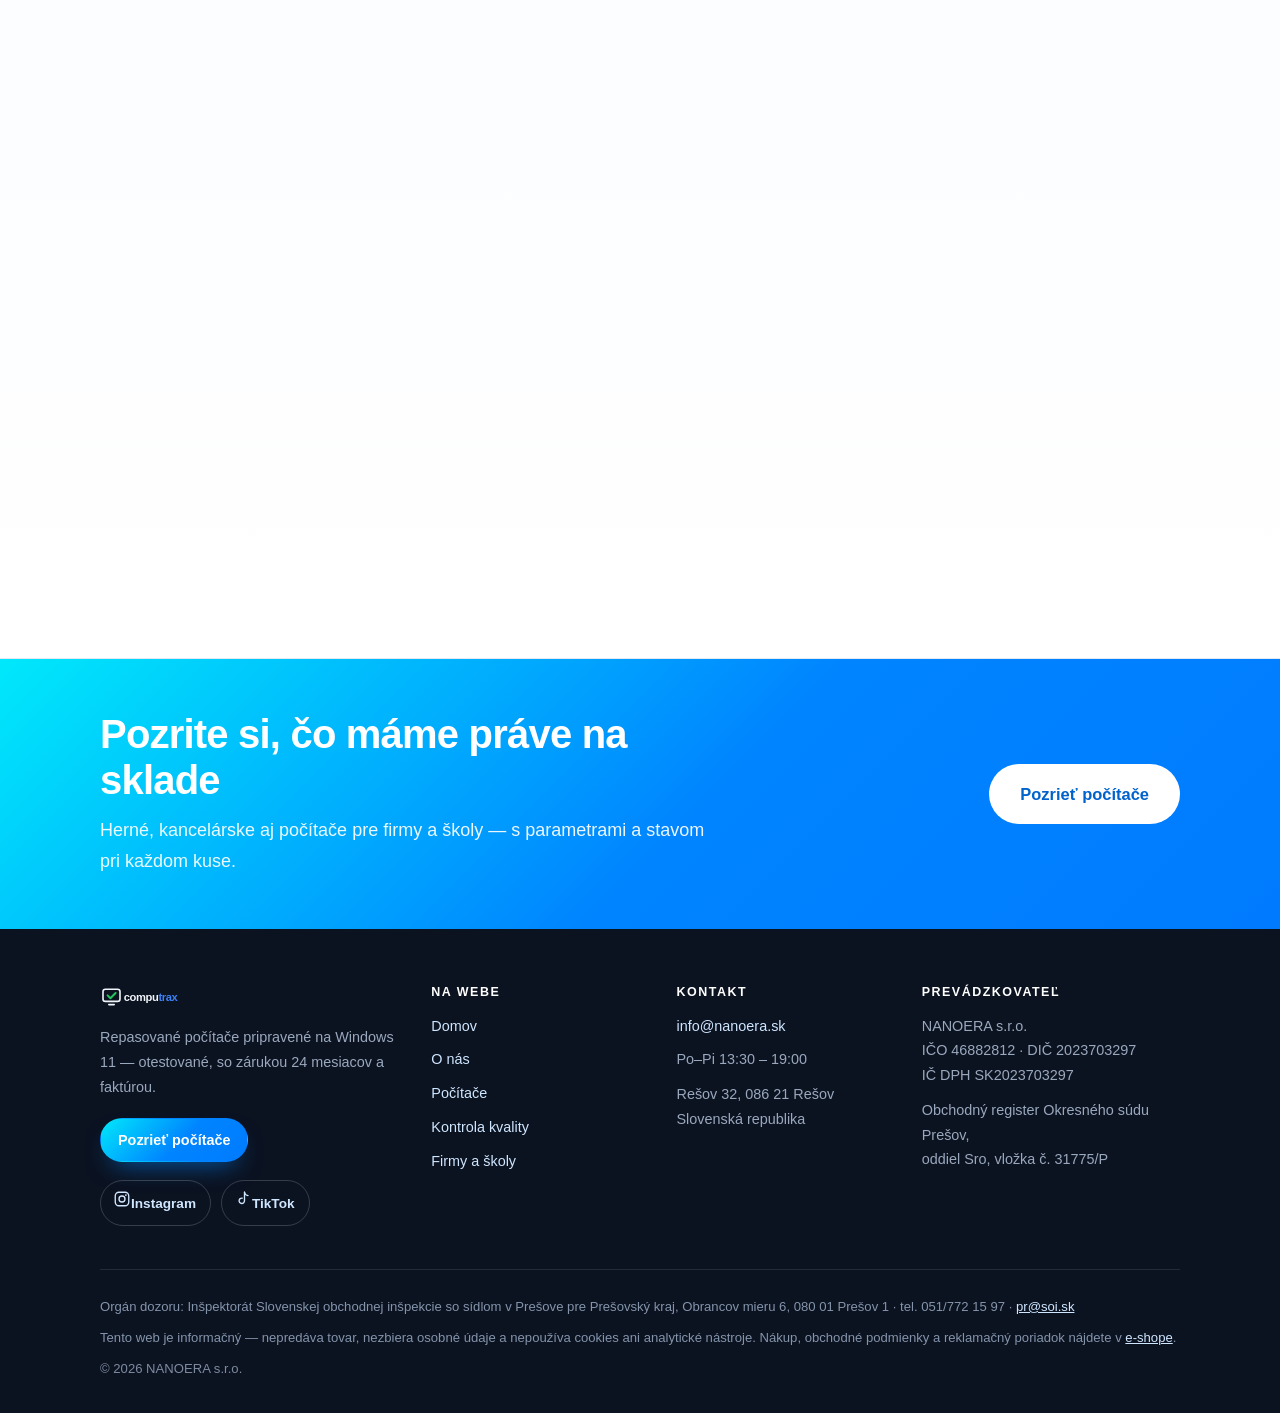
<file: o-nas.html>
<!DOCTYPE html>
<html lang="sk">
<head>
<meta charset="utf-8">
<meta name="viewport" content="width=device-width, initial-scale=1">
<title>O nás — Computrax</title>
<meta name="description" content="Prečo Windows 11 odstrihol milióny funkčných počítačov a ako z nich robíme stroje pripravené na ďalšie roky.">
<link rel="canonical" href="https://ld-page-computrax.vercel.app/o-nas">
<link rel="icon" type="image/svg+xml" href="assets/favicon.svg">
<link rel="icon" href="assets/favicon-32.png" sizes="32x32">
<meta property="og:title" content="O nás — Computrax">
<meta property="og:description" content="Prečo Windows 11 odstrihol milióny funkčných počítačov a ako z nich robíme stroje pripravené na ďalšie roky.">
<meta property="og:image" content="assets/og-image.jpg">
<meta property="og:type" content="website">
<meta name="theme-color" content="#0084ff">
<link rel="stylesheet" href="styles.css?v=16">
<script type="application/ld+json">
{
  "@context": "https://schema.org",
  "@type": "Organization",
  "name": "Computrax",
  "legalName": "NANOERA s.r.o.",
  "url": "https://ld-page-computrax.vercel.app/",
  "logo": "https://ld-page-computrax.vercel.app/assets/computrax-logo.svg",
  "email": "info@nanoera.sk",
  "description": "Repasované počítače pripravené na Windows 11 — otestované, so zárukou 24 mesiacov a faktúrou.",
  "address": {
    "@type": "PostalAddress",
    "streetAddress": "Rešov 32",
    "postalCode": "086 21",
    "addressLocality": "Rešov",
    "addressCountry": "SK"
  },
  "identifier": [
    {
      "@type": "PropertyValue",
      "name": "IČO",
      "value": "46882812"
    },
    {
      "@type": "PropertyValue",
      "name": "DIČ",
      "value": "2023703297"
    },
    {
      "@type": "PropertyValue",
      "name": "IČ DPH",
      "value": "SK2023703297"
    }
  ],
  "areaServed": {
    "@type": "Country",
    "name": "Slovensko"
  },
  "openingHours": "Mo-Fr 13:30-19:00",
  "sameAs": [
    "https://www.instagram.com/computrax.sk/",
    "https://www.tiktok.com/@computrax"
  ]
}
</script>
</head>
<body>

<header class="site-header">
  <div class="wrap header-inner">
    <a class="brand" href="/"><img src="assets/computrax-logo.svg" alt="Computrax"></a>
    <nav class="nav" id="hlavne-menu">
      <a href="/o-nas" class="je-aktivna" aria-current="page">O nás</a>
      <a href="/pocitace">Počítače</a>
      <a href="/kontrola">Kontrola kvality</a>
      <a href="/firmy">Firmy a školy</a>
      <a href="/kontakt">Kontakt</a>
    </nav>
    <a class="btn btn-primary btn-sm js-shop" data-utm="hlavicka" href="#">Pozrieť počítače</a>
    <button class="nav-toggle" type="button" aria-expanded="false"
            aria-controls="hlavne-menu" aria-label="Otvoriť menu">
      <span></span><span></span><span></span>
    </button>
  </div>
</header>

<main id="top">

  <!-- HLAVIČKA STRÁNKY -->
  <section class="page-head">
    <div class="wrap">
      <p class="eyebrow">O nás</p>
      <h1>Váš počítač nie je pokazený</h1>
      <p class="lede">V októbri 2025 skončila podpora Windows 10. Milióny počítačov pritom fungujú úplne dobre — len ich Microsoft nepustí ďalej.</p>
    </div>
  </section>

  <section class="section">
    <div class="wrap narrow">
      <p>
        Milióny počítačov fungujú úplne dobre — len im Microsoft nedovolí prejsť na
        Windows 11, pretože im chýba TPM 2.0 alebo dostatočne nový procesor.
        Zariadenie nie je pokazené. Je len odstrihnuté. A zrazu stojíte pred otázkou,
        či naozaj musíte vyhodiť funkčný stroj a zaplatiť za nový.
      </p>
      <p>
        Presne pre týchto ľudí Computrax existuje. Vyhľadávame vyradené firemné
        a herné počítače, ktoré požiadavky Windows 11 spĺňajú, prejdeme ich,
        otestujeme a pripravíme na ďalšie roky práce. Zákazník dostane stroj
        pripravený na Windows 11 — otestovaný, so zárukou 24 mesiacov a faktúrou —
        za zlomok ceny nového.
      </p>

      <h2>Šetrí to peniaze aj planétu</h2>
      <p>
        Väčšina týchto počítačov by skončila v šrote, hoci majú pred sebou ešte roky
        života. Každý z nich je pritom hromada surovín, ktoré niekto vykopal,
        spracoval a previezol cez pol sveta — a výroba nového zariadenia stojí
        násobne viac energie a vody než príprava použitého.
      </p>
      <p>
        Každý repasovaný počítač, ktorý sa vráti do prevádzky, znamená o jeden
        nevyrobený nový a o jeden kus elektroodpadu menej. Bez toho, aby ste čokoľvek
        obetovali na výkone.
      </p>

      <h2>Nikoho netlačíme do zbytočného nákupu</h2>
      <p>
        Ak sa dá súčasný počítač ešte využiť, povieme to. Ak nie, ukážeme, čo za daný
        rozpočet reálne dostanete. Pri každom kuse uvádzame konkrétne parametre aj
        stav, vrátane toho, kde má repasovaný stroj kozmetické stopy.
      </p>
      <p>
        Sme malý slovenský tím. Každú objednávku pred odoslaním ešte raz manuálne
        skontrolujeme a za každý predaný počítač ručíme zárukou 24 mesiacov. Nie
        preto, že to zákon vyžaduje, ale preto, že vieme, čo sme odoslali.
      </p>
    </div>
  </section>

  <!-- PRÍBEH POČÍTAČA -->
  <section id="pribeh" class="story" aria-label="Ako z vyradeného počítača spravíme stroj pripravený na Windows 11">
    <div class="story-track">
      <div class="story-stage">
        <div class="wrap story-inner">

          <div class="story-copy">
            <p class="eyebrow">Ako to prebieha</p>
            <div class="story-steps">
              <div class="story-step" data-step="0">
                <span class="story-num">01</span>
                <h2>Odstrihnutý, nie pokazený</h2>
                <p>
                  Funkčný počítač, ktorému Microsoft nedovolí prejsť na Windows 11.
                  Chýba mu TPM 2.0 alebo dostatočne nový procesor. Väčšina takých
                  strojov skončí v šrote.
                </p>
              </div>
              <div class="story-step" data-step="1">
                <span class="story-num">02</span>
                <h2>Prejdeme ho kus po kuse</h2>
                <p>
                  Procesor, RAM, úložisko, grafika, porty, teploty pri zaťažení
                  aj stabilita systému. Až potom vieme, s čím máme do činenia.
                </p>
              </div>
              <div class="story-step" data-step="2">
                <span class="story-num">03</span>
                <h2>Čo treba, to doplníme</h2>
                <p>
                  Pri kompatibilných kusoch doplníme RAM alebo SSD. Vyčistíme,
                  vymeníme teplovodivú pastu a znova preskúšame pod záťažou.
                </p>
              </div>
              <div class="story-step" data-step="3">
                <span class="story-num">04</span>
                <h2>Pripravený na ďalšie roky</h2>
                <p>
                  Windows 11 nainštalovaný a aktivovaný, systém pripravený na prvé
                  spustenie. So zárukou 24 mesiacov a faktúrou.
                </p>
                <a class="btn btn-primary js-shop" data-utm="pribeh" href="#">Pozrieť počítače</a>
              </div>
            </div>
          </div>

          <div class="story-scene">
            <div id="wrap">
              <svg id="scene" viewBox="0 0 560 600" role="img"
                   aria-label="Repasovaný stolný počítač — kontrola, rozložený pohľad na komponenty a hotový stroj pripravený na Windows 11">
                <defs id="defs"></defs>
                <g id="stage"></g>
              </svg>
            </div>

            <p class="story-hint">Potiahnite myšou a otočte si ho</p>
          </div>

        </div>

        <div class="story-progress" aria-hidden="true"><span></span></div>
      </div>
    </div>
  </section>

  <!-- CTA -->
  <section class="band">
    <div class="wrap band-inner">
      <div>
        <h2>Pozrite si, čo máme práve na sklade</h2>
        <p>Herné, kancelárske aj počítače pre firmy a školy — s parametrami a stavom pri každom kuse.</p>
      </div>
      <a class="btn btn-white btn-lg js-shop" data-utm="cta-pas" href="#">Pozrieť počítače</a>
    </div>
  </section>

</main>

<footer class="footer">
  <div class="wrap">
    <div class="footer-grid">

      <div class="footer-brand">
        <img class="footer-logo" src="assets/computrax-logo-dark.svg" alt="Computrax">
        <p>Repasované počítače pripravené na Windows 11 — otestované, so zárukou
           24 mesiacov a faktúrou.</p>
        <a class="btn btn-primary btn-sm js-shop" data-utm="paticka" href="#">Pozrieť počítače</a>

        <ul class="socialne">
          <li><a href="https://www.instagram.com/computrax.sk/" target="_blank" rel="noopener me" aria-label="Computrax na Instagrame"><svg viewBox="0 0 24 24" aria-hidden="true"><rect x="3" y="3" width="18" height="18" rx="5"/><circle cx="12" cy="12" r="4"/><circle cx="17.2" cy="6.8" r="1.2" fill="currentColor" stroke="none"/></svg><span>Instagram</span></a></li>
          <li><a href="https://www.tiktok.com/@computrax" target="_blank" rel="noopener me" aria-label="Computrax na TikToku"><svg viewBox="0 0 24 24" aria-hidden="true"><path d="M14 3v11.4a3.6 3.6 0 1 1-3-3.55"/><path d="M14 3c.4 2.6 2.1 4.2 4.7 4.4"/></svg><span>TikTok</span></a></li>
        </ul>

      </div>

      <nav class="footer-col" aria-label="Sekcie webu">
        <h2>Na webe</h2>
        <a href="/">Domov</a>
        <a href="/o-nas">O nás</a>
        <a href="/pocitace">Počítače</a>
        <a href="/kontrola">Kontrola kvality</a>
        <a href="/firmy">Firmy a školy</a>
      </nav>

      <div class="footer-col">
        <h2>Kontakt</h2>
        <a href="mailto:info@nanoera.sk">info@nanoera.sk</a>
        <p>Po–Pi 13:30 – 19:00</p>
        <p>Rešov 32, 086 21 Rešov<br>Slovenská republika</p>
      </div>

      <div class="footer-col">
        <h2>Prevádzkovateľ</h2>
        <p>NANOERA s.r.o.<br>
           IČO 46882812 · DIČ 2023703297<br>
           IČ DPH SK2023703297</p>
        <p>Obchodný register Okresného súdu Prešov,<br>oddiel Sro, vložka č. 31775/P</p>
      </div>

    </div>

    <div class="footer-legal">
      <p>
        Orgán dozoru: Inšpektorát Slovenskej obchodnej inšpekcie so sídlom v Prešove
        pre Prešovský kraj, Obrancov mieru 6, 080 01 Prešov 1 ·
        tel. 051/772 15 97 · <a href="mailto:pr@soi.sk">pr@soi.sk</a>
      </p>
      <p>
        Tento web je informačný — nepredáva tovar, nezbiera osobné údaje
        a nepoužíva cookies ani analytické nástroje. Nákup, obchodné podmienky
        a reklamačný poriadok nájdete v <a class="js-shop" data-utm="paticka-podmienky" href="#">e-shope</a>.
      </p>
      <p class="copy">© 2026 NANOERA s.r.o.</p>
    </div>
  </div>
</footer>

<div class="sticky-cta">
  <a class="btn btn-primary js-shop" data-utm="sticky-mobil" href="#">Pozrieť počítače</a>
</div>

<script src="app.js?v=16"></script>
<script src="pc-scene.js?v=16"></script>
<script src="story.js?v=16"></script>
</body>
</html>
</file>
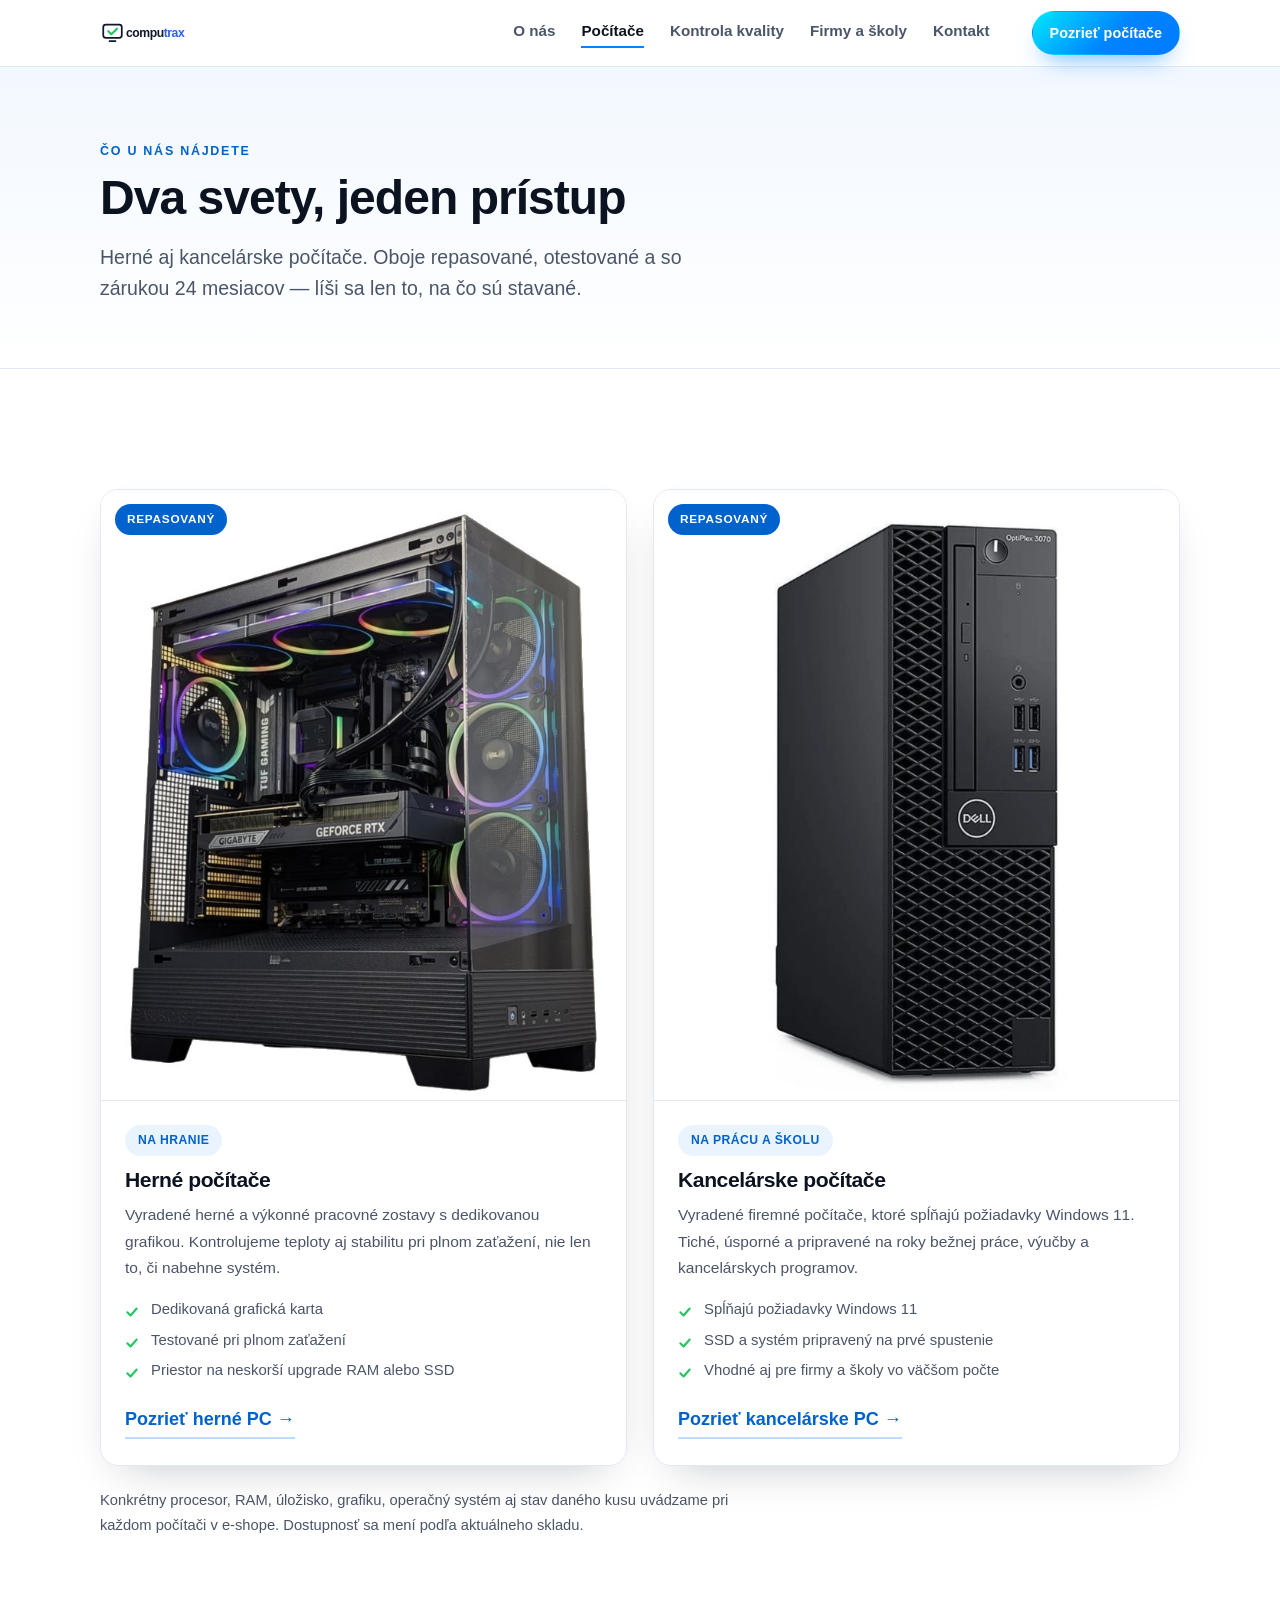
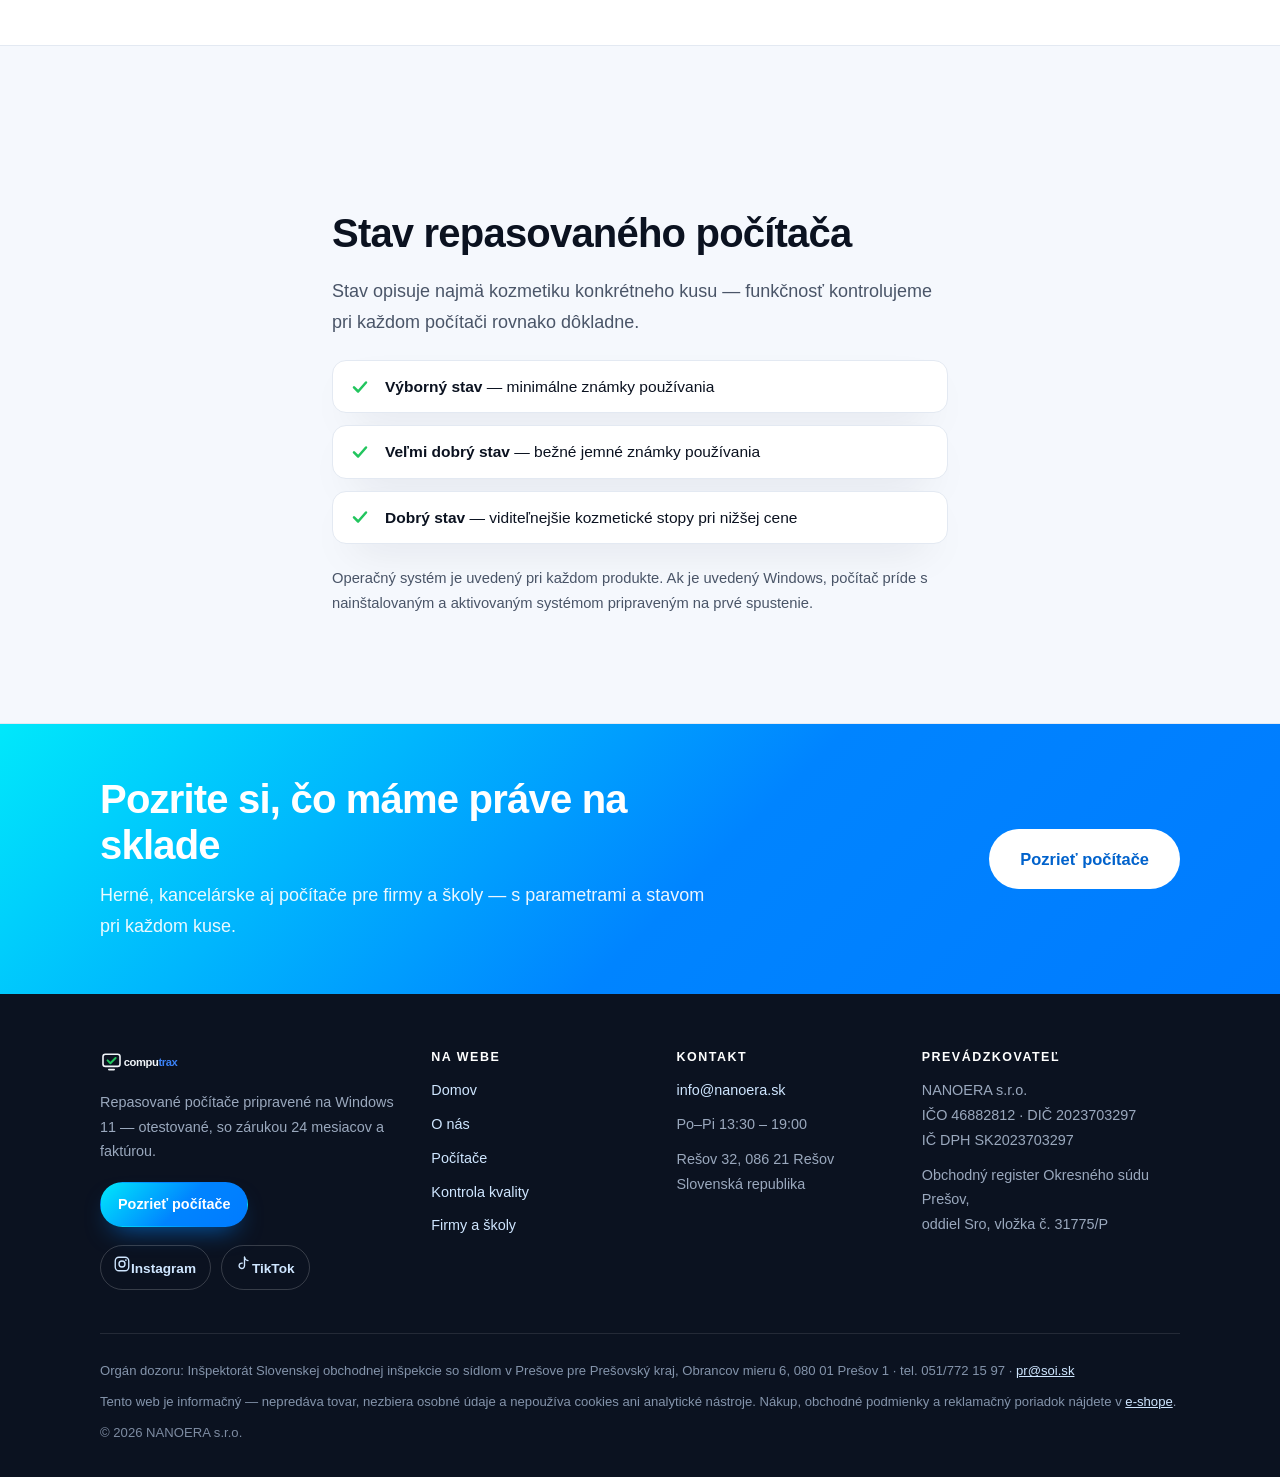
<file: pocitace.html>
<!DOCTYPE html>
<html lang="sk">
<head>
<meta charset="utf-8">
<meta name="viewport" content="width=device-width, initial-scale=1">
<title>Herné a kancelárske repasované počítače — Computrax</title>
<meta name="description" content="Herné aj kancelárske repasované počítače so zárukou 24 mesiacov. Stav a parametre uvádzame pri každom kuse.">
<link rel="canonical" href="https://ld-page-computrax.vercel.app/pocitace">
<link rel="icon" type="image/svg+xml" href="assets/favicon.svg">
<link rel="icon" href="assets/favicon-32.png" sizes="32x32">
<meta property="og:title" content="Herné a kancelárske repasované počítače — Computrax">
<meta property="og:description" content="Herné aj kancelárske repasované počítače so zárukou 24 mesiacov. Stav a parametre uvádzame pri každom kuse.">
<meta property="og:image" content="assets/og-image.jpg">
<meta property="og:type" content="website">
<meta name="theme-color" content="#0084ff">
<link rel="stylesheet" href="styles.css?v=16">
<script type="application/ld+json">
{
  "@context": "https://schema.org",
  "@type": "Organization",
  "name": "Computrax",
  "legalName": "NANOERA s.r.o.",
  "url": "https://ld-page-computrax.vercel.app/",
  "logo": "https://ld-page-computrax.vercel.app/assets/computrax-logo.svg",
  "email": "info@nanoera.sk",
  "description": "Repasované počítače pripravené na Windows 11 — otestované, so zárukou 24 mesiacov a faktúrou.",
  "address": {
    "@type": "PostalAddress",
    "streetAddress": "Rešov 32",
    "postalCode": "086 21",
    "addressLocality": "Rešov",
    "addressCountry": "SK"
  },
  "identifier": [
    {
      "@type": "PropertyValue",
      "name": "IČO",
      "value": "46882812"
    },
    {
      "@type": "PropertyValue",
      "name": "DIČ",
      "value": "2023703297"
    },
    {
      "@type": "PropertyValue",
      "name": "IČ DPH",
      "value": "SK2023703297"
    }
  ],
  "areaServed": {
    "@type": "Country",
    "name": "Slovensko"
  },
  "openingHours": "Mo-Fr 13:30-19:00",
  "sameAs": [
    "https://www.instagram.com/computrax.sk/",
    "https://www.tiktok.com/@computrax"
  ]
}
</script>
</head>
<body>

<header class="site-header">
  <div class="wrap header-inner">
    <a class="brand" href="/"><img src="assets/computrax-logo.svg" alt="Computrax"></a>
    <nav class="nav" id="hlavne-menu">
      <a href="/o-nas">O nás</a>
      <a href="/pocitace" class="je-aktivna" aria-current="page">Počítače</a>
      <a href="/kontrola">Kontrola kvality</a>
      <a href="/firmy">Firmy a školy</a>
      <a href="/kontakt">Kontakt</a>
    </nav>
    <a class="btn btn-primary btn-sm js-shop" data-utm="hlavicka" href="#">Pozrieť počítače</a>
    <button class="nav-toggle" type="button" aria-expanded="false"
            aria-controls="hlavne-menu" aria-label="Otvoriť menu">
      <span></span><span></span><span></span>
    </button>
  </div>
</header>

<main id="top">

  <!-- HLAVIČKA STRÁNKY -->
  <section class="page-head">
    <div class="wrap">
      <p class="eyebrow">Čo u nás nájdete</p>
      <h1>Dva svety, jeden prístup</h1>
      <p class="lede">Herné aj kancelárske počítače. Oboje repasované, otestované a so zárukou 24 mesiacov — líši sa len to, na čo sú stavané.</p>
    </div>
  </section>

  <section id="pocitace" class="section">
    <div class="wrap">
      <div class="pc-grid" id="pc-grid"></div>

      <p class="note">
        Konkrétny procesor, RAM, úložisko, grafiku, operačný systém aj stav
        daného kusu uvádzame pri každom počítači v e-shope. Dostupnosť sa mení
        podľa aktuálneho skladu.
      </p>
    </div>
  </section>

  <section class="section section-alt">
    <div class="wrap narrow">
      <h2>Stav repasovaného počítača</h2>
      <p>
        Stav opisuje najmä kozmetiku konkrétneho kusu — funkčnosť kontrolujeme pri
        každom počítači rovnako dôkladne.
      </p>
      <ul class="checklist">
        <li><b>Výborný stav</b> — minimálne známky používania</li>
        <li><b>Veľmi dobrý stav</b> — bežné jemné známky používania</li>
        <li><b>Dobrý stav</b> — viditeľnejšie kozmetické stopy pri nižšej cene</li>
      </ul>
      <p class="note">
        Operačný systém je uvedený pri každom produkte. Ak je uvedený Windows,
        počítač príde s nainštalovaným a aktivovaným systémom pripraveným na prvé
        spustenie.
      </p>
    </div>
  </section>

  <!-- CTA -->
  <section class="band">
    <div class="wrap band-inner">
      <div>
        <h2>Pozrite si, čo máme práve na sklade</h2>
        <p>Herné, kancelárske aj počítače pre firmy a školy — s parametrami a stavom pri každom kuse.</p>
      </div>
      <a class="btn btn-white btn-lg js-shop" data-utm="cta-pas" href="#">Pozrieť počítače</a>
    </div>
  </section>

</main>

<footer class="footer">
  <div class="wrap">
    <div class="footer-grid">

      <div class="footer-brand">
        <img class="footer-logo" src="assets/computrax-logo-dark.svg" alt="Computrax">
        <p>Repasované počítače pripravené na Windows 11 — otestované, so zárukou
           24 mesiacov a faktúrou.</p>
        <a class="btn btn-primary btn-sm js-shop" data-utm="paticka" href="#">Pozrieť počítače</a>

        <ul class="socialne">
          <li><a href="https://www.instagram.com/computrax.sk/" target="_blank" rel="noopener me" aria-label="Computrax na Instagrame"><svg viewBox="0 0 24 24" aria-hidden="true"><rect x="3" y="3" width="18" height="18" rx="5"/><circle cx="12" cy="12" r="4"/><circle cx="17.2" cy="6.8" r="1.2" fill="currentColor" stroke="none"/></svg><span>Instagram</span></a></li>
          <li><a href="https://www.tiktok.com/@computrax" target="_blank" rel="noopener me" aria-label="Computrax na TikToku"><svg viewBox="0 0 24 24" aria-hidden="true"><path d="M14 3v11.4a3.6 3.6 0 1 1-3-3.55"/><path d="M14 3c.4 2.6 2.1 4.2 4.7 4.4"/></svg><span>TikTok</span></a></li>
        </ul>

      </div>

      <nav class="footer-col" aria-label="Sekcie webu">
        <h2>Na webe</h2>
        <a href="/">Domov</a>
        <a href="/o-nas">O nás</a>
        <a href="/pocitace">Počítače</a>
        <a href="/kontrola">Kontrola kvality</a>
        <a href="/firmy">Firmy a školy</a>
      </nav>

      <div class="footer-col">
        <h2>Kontakt</h2>
        <a href="mailto:info@nanoera.sk">info@nanoera.sk</a>
        <p>Po–Pi 13:30 – 19:00</p>
        <p>Rešov 32, 086 21 Rešov<br>Slovenská republika</p>
      </div>

      <div class="footer-col">
        <h2>Prevádzkovateľ</h2>
        <p>NANOERA s.r.o.<br>
           IČO 46882812 · DIČ 2023703297<br>
           IČ DPH SK2023703297</p>
        <p>Obchodný register Okresného súdu Prešov,<br>oddiel Sro, vložka č. 31775/P</p>
      </div>

    </div>

    <div class="footer-legal">
      <p>
        Orgán dozoru: Inšpektorát Slovenskej obchodnej inšpekcie so sídlom v Prešove
        pre Prešovský kraj, Obrancov mieru 6, 080 01 Prešov 1 ·
        tel. 051/772 15 97 · <a href="mailto:pr@soi.sk">pr@soi.sk</a>
      </p>
      <p>
        Tento web je informačný — nepredáva tovar, nezbiera osobné údaje
        a nepoužíva cookies ani analytické nástroje. Nákup, obchodné podmienky
        a reklamačný poriadok nájdete v <a class="js-shop" data-utm="paticka-podmienky" href="#">e-shope</a>.
      </p>
      <p class="copy">© 2026 NANOERA s.r.o.</p>
    </div>
  </div>
</footer>

<div class="sticky-cta">
  <a class="btn btn-primary js-shop" data-utm="sticky-mobil" href="#">Pozrieť počítače</a>
</div>

<script src="app.js?v=16"></script>
<script src="produkty.js?v=16"></script>
</body>
</html>
</file>
<file: styles.css>
/* Computrax — landing page
   Farby prevzaté z loga: #00E8FB → #007BFF, text #0B1220 */

:root {
  --ink: #0b1220;
  --ink-soft: #4a5568;
  --line: #e3e9f2;
  --bg: #ffffff;
  --bg-alt: #f5f8fd;
  --blue: #0084ff;
  --blue-deep: #0062cc;
  --cyan: #00e8fb;
  --grad: linear-gradient(135deg, #00e8fb 0%, #0084ff 55%, #007bff 100%);
  --radius: 18px;
  --shadow: 0 18px 44px -22px rgba(11, 18, 32, .28);
  --wrap: 1120px;
}

* { box-sizing: border-box; }

html { scroll-behavior: smooth; }

body {
  margin: 0;
  background: var(--bg);
  color: var(--ink);
  font-family: -apple-system, BlinkMacSystemFont, "Segoe UI", Inter, Roboto,
               "Helvetica Neue", Arial, sans-serif;
  font-size: 18px;
  line-height: 1.72;
  -webkit-font-smoothing: antialiased;
}

img { max-width: 100%; display: block; }

a { color: var(--blue-deep); }

.wrap {
  width: 100%;
  max-width: var(--wrap);
  margin: 0 auto;
  padding: 0 20px;
}

/* ~68 znakov na riadok — nad tým sa oko na konci riadka stráca */
.narrow { max-width: 41rem; }

.narrow h2 { margin-top: 1.9em; }

h1, h2, h3 {
  line-height: 1.15;
  letter-spacing: -.02em;
  margin: 0 0 .5em;
}

h1 { font-size: clamp(2.1rem, 6.4vw, 3.9rem); font-weight: 800; }
h2 { font-size: clamp(1.6rem, 4vw, 2.5rem); font-weight: 780; }
h3 { font-size: 1.18rem; font-weight: 700; }

p { margin: 0 0 1.25em; }

.grad {
  background: var(--grad);
  -webkit-background-clip: text;
  background-clip: text;
  color: transparent;
}

.eyebrow {
  text-transform: uppercase;
  letter-spacing: .14em;
  font-size: .78rem;
  font-weight: 700;
  color: var(--blue-deep);
  margin-bottom: .6em;
}

/* ---------- Header ---------- */

.site-header {
  position: sticky;
  top: 0;
  z-index: 50;
  background: rgba(255, 255, 255, .88);
  backdrop-filter: saturate(180%) blur(12px);
  border-bottom: 1px solid var(--line);
}

.header-inner {
  position: relative;
  display: flex;
  align-items: center;
  gap: 16px;
  height: 66px;
}

.brand { margin-right: auto; display: flex; }
.brand img { height: 26px; width: auto; }

.nav { display: none; gap: 26px; }

.nav a {
  color: var(--ink-soft);
  text-decoration: none;
  font-weight: 600;
  font-size: .95rem;
}

.nav a:hover { color: var(--ink); }

@media (min-width: 860px) {
  .nav { display: flex; margin-right: 26px; }
}

/* ---------- Mobilné menu ---------- */

.nav-toggle {
  display: inline-flex;
  flex-direction: column;
  justify-content: center;
  gap: 5px;
  width: 42px;
  height: 42px;
  padding: 0 9px;
  border: 1px solid var(--line);
  border-radius: 12px;
  background: #fff;
  cursor: pointer;
}

.nav-toggle span {
  display: block;
  height: 2px;
  border-radius: 2px;
  background: var(--ink);
  transition: transform .22s ease, opacity .18s ease;
}

.nav-toggle[aria-expanded="true"] span:nth-child(1) { transform: translateY(7px) rotate(45deg); }
.nav-toggle[aria-expanded="true"] span:nth-child(2) { opacity: 0; }
.nav-toggle[aria-expanded="true"] span:nth-child(3) { transform: translateY(-7px) rotate(-45deg); }

@media (min-width: 860px) {
  .nav-toggle { display: none; }
}

@media (max-width: 859px) {
  .nav {
    display: flex;
    flex-direction: column;
    gap: 0;
    position: absolute;
    left: 0;
    right: 0;
    top: 100%;
    background: #fff;
    border-bottom: 1px solid var(--line);
    box-shadow: 0 20px 40px -26px rgba(11, 18, 32, .4);
    padding: 6px 20px 14px;
    opacity: 0;
    visibility: hidden;
    transform: translateY(-8px);
    transition: opacity .2s ease, transform .2s ease, visibility .2s;
  }

  .nav a {
    padding: 13px 2px;
    border-bottom: 1px solid var(--line);
    font-size: 1rem;
  }

  .nav a:last-child { border-bottom: 0; }

  body.menu-otvorene .nav {
    opacity: 1;
    visibility: visible;
    transform: none;
  }

  /* na úzkych displejoch by sa tlačidlo a hamburger nezmestili vedľa seba */
  .header-inner > .btn { display: none; }
}

@media (min-width: 560px) and (max-width: 859px) {
  .header-inner > .btn { display: inline-flex; }
}

/* ---------- Zameranie klávesnicou ---------- */

:focus-visible {
  outline: 3px solid var(--blue-deep);
  outline-offset: 3px;
  border-radius: 6px;
}

/* ---------- Buttons ---------- */

.btn {
  display: inline-flex;
  align-items: center;
  justify-content: center;
  gap: 8px;
  border-radius: 999px;
  font-weight: 700;
  text-decoration: none;
  padding: 12px 22px;
  font-size: .97rem;
  border: 1px solid transparent;
  transition: transform .15s ease, box-shadow .15s ease, background .15s ease;
  white-space: nowrap;
}

.btn:active { transform: translateY(1px); }

.btn-primary {
  background: var(--grad);
  color: #fff;
  box-shadow: 0 12px 26px -12px rgba(0, 132, 255, .75);
}

.btn-primary:hover { box-shadow: 0 16px 34px -12px rgba(0, 132, 255, .9); }

.btn-ghost {
  background: #fff;
  color: var(--ink);
  border-color: var(--line);
}

.btn-ghost:hover { border-color: #c8d5e8; }

.btn-white {
  background: #fff;
  color: var(--blue-deep);
}

.btn-sm { padding: 9px 17px; font-size: .9rem; }
.btn-lg { padding: 15px 30px; font-size: 1.03rem; }

/* ---------- Hero ---------- */

.hero {
  position: relative;
  overflow: hidden;
  background: linear-gradient(180deg, #f2f8ff 0%, #ffffff 100%);
  padding: 62px 0 54px;
  text-align: center;
}

.hero-inner {
  position: relative;
  z-index: 2;
  display: grid;
  gap: 34px;
  align-items: center;
}

@media (min-width: 940px) {
  .hero { text-align: left; }
  .hero-inner { grid-template-columns: 1.05fr 1fr; gap: 48px; }
  .hero .lede { margin-left: 0; margin-right: 0; }
  .hero .cta-row { justify-content: flex-start; }
}

.hero-visual { display: flex; justify-content: center; }



/* na mobile hero stiahneme, aby bola animácia hneď na dosah */
@media (max-width: 939px) {
  .hero { padding-top: 40px; }
  .pill { margin-bottom: 16px; }
  .hero .lede { margin-bottom: 22px; }
  .hero .cta-row { margin-bottom: 26px; }
  .hero-inner { gap: 22px; }
  .hero-pc { max-width: 300px; }
}

/* ---------- Počítač v hero ---------- */

.hero-pc {
  width: 100%;
  max-width: 430px;
  height: auto;
  animation: hero-plava 7s ease-in-out infinite;
}

@keyframes hero-plava {
  0%, 100% { transform: translateY(0); }
  50%      { transform: translateY(-12px); }
}

@media (prefers-reduced-motion: reduce) {
  .hero-pc { animation: none; }
}

.hero-glow {
  position: absolute;
  top: -240px;
  left: 50%;
  transform: translateX(-50%);
  width: 900px;
  height: 620px;
  background: radial-gradient(closest-side, rgba(0, 232, 251, .30), rgba(0, 132, 255, 0));
  pointer-events: none;
}

.pill {
  display: inline-block;
  background: #fff;
  border: 1px solid #cfe6ff;
  color: var(--blue-deep);
  border-radius: 999px;
  padding: 7px 16px;
  font-size: .84rem;
  font-weight: 700;
  margin: 0 0 22px;
  box-shadow: 0 6px 18px -12px rgba(0, 132, 255, .8);
}

.lede {
  font-size: clamp(1.05rem, 2.3vw, 1.22rem);
  line-height: 1.6;
  color: var(--ink-soft);
  max-width: 38rem;
  margin: 0 auto 30px;
}

.cta-row {
  display: flex;
  flex-wrap: wrap;
  gap: 12px;
  justify-content: center;
  margin-bottom: 44px;
}

.trust-strip {
  list-style: none;
  margin: 0;
  padding: 0;
  display: grid;
  grid-template-columns: repeat(2, 1fr);
  gap: 14px;
  max-width: 720px;
  margin: 0 auto;
}

.trust-strip li {
  display: flex;
  flex-direction: column;
  align-items: flex-start;
  gap: 2px;
  background: #fff;
  border: 1px solid var(--line);
  border-radius: 14px;
  padding: 16px 16px 14px;
  box-shadow: var(--shadow);
}

.trust-strip svg {
  width: 22px;
  height: 22px;
  margin-bottom: 6px;
  fill: none;
  stroke: var(--blue);
  stroke-width: 1.9;
  stroke-linecap: round;
  stroke-linejoin: round;
}

.trust-strip strong {
  font-size: 1.42rem;
  color: var(--ink);
  letter-spacing: -.02em;
  line-height: 1.1;
}

.trust-strip span {
  font-size: .84rem;
  color: var(--ink-soft);
  line-height: 1.35;
}

@media (min-width: 700px) {
  .hero { padding: 92px 0 78px; }
  .trust-strip { grid-template-columns: repeat(4, 1fr); }
}

@media (min-width: 940px) {
  /* pri dvojstĺpcovom hero má pás lícovať s textom, nie byť vycentrovaný */
  .trust-strip { max-width: none; margin-top: 46px; }
}

/* ---------- Hlavička podstránky ---------- */

.page-head {
  background: linear-gradient(180deg, #f2f8ff 0%, #ffffff 100%);
  border-bottom: 1px solid var(--line);
  padding: 54px 0 46px;
}

.page-head h1 {
  font-size: clamp(1.9rem, 5vw, 3rem);
  margin-bottom: .35em;
}

.page-head .lede { margin: 0; }

@media (min-width: 700px) {
  .page-head { padding: 74px 0 64px; }
}

/* aktívna položka v menu */
.nav a.je-aktivna { color: var(--ink); }

@media (min-width: 860px) {
  .nav a.je-aktivna {
    box-shadow: inset 0 -2px 0 var(--blue);
    padding-bottom: 3px;
  }
}

/* karta, ktorá je celá odkazom */
.card-odkaz {
  display: block;
  text-decoration: none;
  color: inherit;
}

.card-odkaz .pc-link { display: inline-block; margin-top: 6px; }

/* ---------- Hlavicka podstranky ---------- */

.page-head {
  background: linear-gradient(180deg, #f2f8ff 0%, #ffffff 100%);
  border-bottom: 1px solid var(--line);
  padding: 54px 0 46px;
}

.page-head h1 {
  font-size: clamp(1.9rem, 5vw, 3rem);
  margin-bottom: .35em;
}

.page-head .lede { margin: 0; }

@media (min-width: 700px) {
  .page-head { padding: 74px 0 64px; }
}

.nav a.je-aktivna { color: var(--ink); }

@media (min-width: 860px) {
  .nav a.je-aktivna {
    box-shadow: inset 0 -2px 0 var(--blue);
    padding-bottom: 3px;
  }
}

.card-odkaz {
  display: block;
  text-decoration: none;
  color: inherit;
}

.card-odkaz .pc-link { display: inline-block; margin-top: 6px; }

/* ---------- Sections ---------- */

.section { padding: 62px 0; }
.section-alt { background: var(--bg-alt); border-block: 1px solid var(--line); }

.section p { color: var(--ink-soft); }
.section h2 { color: var(--ink); }

/* .eyebrow je <p>, takže ho .section p prebíjalo — vrátime mu farbu */
.section .eyebrow { color: var(--blue-deep); }

.section-lede { max-width: 36rem; margin-bottom: 34px; }

@media (min-width: 700px) {
  .section { padding: 88px 0; }
}

/* ---------- Cards ---------- */

.cards {
  display: grid;
  gap: 18px;
  margin-top: 34px;
}

@media (min-width: 820px) {
  .cards { grid-template-columns: repeat(3, 1fr); }
}

.card {
  background: #fff;
  border: 1px solid var(--line);
  border-radius: var(--radius);
  padding: 26px 24px 22px;
  box-shadow: var(--shadow);
}

.card-num {
  font-size: .82rem;
  font-weight: 800;
  letter-spacing: .1em;
  background: var(--grad);
  -webkit-background-clip: text;
  background-clip: text;
  color: transparent;
  margin-bottom: 12px;
}

.card p { margin-bottom: 0; font-size: .96rem; line-height: 1.62; }

/* ---------- CTA band ---------- */

.band {
  background: var(--grad);
  color: #fff;
  padding: 52px 0;
}

.band h2 { color: #fff; margin-bottom: .3em; }
.band p { color: rgba(255, 255, 255, .92); margin: 0; }

.band-inner {
  display: flex;
  flex-direction: column;
  gap: 24px;
  align-items: flex-start;
}

@media (min-width: 860px) {
  .band-inner { flex-direction: row; align-items: center; justify-content: space-between; }
  .band-inner > div { max-width: 620px; }
}

/* ---------- Kontakt ---------- */

.contact-grid {
  display: grid;
  gap: 14px;
  grid-template-columns: 1fr;
  max-width: 760px;
}

@media (min-width: 640px) { .contact-grid { grid-template-columns: repeat(2, 1fr); } }

.contact-card {
  display: block;
  background: #fff;
  border: 1px solid var(--line);
  border-radius: var(--radius);
  padding: 20px;
  text-decoration: none;
  color: var(--ink);
  box-shadow: var(--shadow);
  transition: border-color .15s ease, transform .15s ease;
  overflow-wrap: anywhere;
}

a.contact-card:hover { border-color: #9fcdff; transform: translateY(-2px); }

.contact-label {
  display: block;
  font-size: .76rem;
  text-transform: uppercase;
  letter-spacing: .12em;
  font-weight: 700;
  color: var(--blue);
  margin-bottom: 8px;
}

.contact-card strong { display: block; font-size: 1.02rem; line-height: 1.4; }

.contact-note {
  display: block;
  margin-top: 6px;
  font-size: .87rem;
  color: var(--ink-soft);
}

/* =========================================================
   PRÍBEH POČÍTAČA — 3D scéna riadená scrollom
   Premenné nastavuje story.js pri každom snímku:
   --p  celkový postup 0–1      --ex  rozobratie 0–1
   --sc postup skenu 0–1        --gl  finálne rozsvietenie 0–1
   --rx --ry  natočenie kamery v stupňoch
   ========================================================= */

.story {
  --p: 0; --gl: 0;
  background: linear-gradient(180deg, #ffffff 0%, #f3f8ff 45%, #ffffff 100%);
  border-block: 1px solid var(--line);
}

.story-track { height: 420vh; }

.story-stage {
  position: sticky;
  top: 0;
  height: 100vh;
  min-height: 560px;
  display: flex;
  align-items: center;
  overflow: hidden;
  z-index: 1;
}

.story-inner {
  display: grid;
  gap: 20px;
  align-items: center;
  width: 100%;
}

@media (min-width: 940px) {
  .story-inner { grid-template-columns: 1fr 1fr; gap: 40px; }
}

/* ---- text krokov ---- */

.story-steps { position: relative; min-height: 300px; }

.story-step {
  position: absolute;
  inset: 0;
  opacity: 0;
  transform: translateY(18px);
  transition: opacity .45s ease, transform .45s ease;
  pointer-events: none;
}

.story-step.is-on {
  opacity: 1;
  transform: none;
  pointer-events: auto;
}

.story-num {
  display: inline-block;
  font-size: .82rem;
  font-weight: 800;
  letter-spacing: .12em;
  background: var(--grad);
  -webkit-background-clip: text;
  background-clip: text;
  color: transparent;
  margin-bottom: 10px;
}

.story-step h2 { font-size: clamp(1.5rem, 3.4vw, 2.3rem); margin-bottom: .4em; }
.story-step p { color: var(--ink-soft); max-width: 460px; }
.story-step .btn { margin-top: 6px; }

/* ---- izometrická scéna počítača ---- */

.story-scene {
  display: flex;
  flex-direction: column;
  align-items: center;
  justify-content: center;
}

#wrap {
  width: min(520px, 92%);
  aspect-ratio: 560 / 600;
  position: relative;
  touch-action: pan-y;
  cursor: grab;
  user-select: none;
  -webkit-user-select: none;
}

#wrap.dragging { cursor: grabbing; }

svg#scene {
  display: block;
  width: 100%;
  height: 100%;
  isolation: isolate;
  overflow: visible;
}

/* Odraz na podlahe zdvojnásobuje počet kreslených prvkov —
   na mobile ho vypíname, aby scéna zostala plynulá. */
@media (max-width: 939px) {
  .odraz { display: none; }
}

.lblTxt {
  font-family: -apple-system, BlinkMacSystemFont, "Segoe UI", Inter, Roboto,
               "Helvetica Neue", Arial, sans-serif;
  font-size: 16px;
  font-weight: 600;
  letter-spacing: .2px;
  fill: #0b1220;
}

/* ---- ukazovateľ postupu a nápoveda ---- */

.story-progress {
  position: absolute;
  left: 0;
  bottom: 0;
  width: 100%;
  height: 3px;
  background: rgba(11, 18, 32, .07);
}

.story-progress span {
  display: block;
  height: 100%;
  width: calc(var(--p) * 100%);
  background: var(--grad);
}

.story-hint {
  margin: 26px 0 0;
  font-size: .84rem;
  color: var(--ink-soft);
  opacity: var(--gl);
  transition: opacity .3s ease;
}

/* ---- mobil ---- */

@media (max-width: 939px) {
  .story-track { height: 340vh; }
  .story-steps { min-height: 260px; }
  .story-scene { min-height: 300px; }
  .story-inner { gap: 8px; }
}

/* ---- vypnuté animácie: statický, hotový stav ---- */

@media (prefers-reduced-motion: reduce) {
  .story-track { height: auto; }

  .story-stage {
    position: static;
    height: auto;
    padding: 62px 0;
    overflow: visible;
  }

  .story-steps { min-height: 0; display: grid; gap: 26px; }

  .story-step {
    position: static;
    opacity: 1;
    transform: none;
    pointer-events: auto;
  }

  .story-scene { display: none; }
  .story-progress { display: none; }
}

/* ---------- Počítače ---------- */

.pc-grid {
  display: grid;
  gap: 20px;
  margin-top: 32px;
}

/* pružná mriežka — prispôsobí sa počtu počítačov v produkty.js */
@media (min-width: 720px) {
  .pc-grid {
    grid-template-columns: repeat(auto-fit, minmax(300px, 1fr));
    gap: 26px;
  }
}

.pc-card {
  position: relative;
  background: #fff;
  transition: transform .18s ease, box-shadow .18s ease;
  border: 1px solid var(--line);
  border-radius: var(--radius);
  overflow: hidden;
  box-shadow: var(--shadow);
  display: flex;
  flex-direction: column;
}

/* Fotky majú biele pozadie, tak je biela aj dlaždica — inak by okolo
   nich bol vidieť obdĺžnik. */
.pc-media {
  background: #fff;
  border-bottom: 1px solid var(--line);
  padding: 20px 20px 8px;
}

.pc-media img {
  width: 100%;
  height: auto;
  aspect-ratio: 5 / 6;
  object-fit: contain;
}

.pc-card:hover { transform: translateY(-3px); box-shadow: 0 26px 54px -26px rgba(11,18,32,.34); }

.card { transition: transform .18s ease, box-shadow .18s ease; }
.card:hover { transform: translateY(-3px); box-shadow: 0 26px 54px -26px rgba(11,18,32,.34); }

/* štítok Repasovaný / Nový nad fotkou */
.pc-stav {
  position: absolute;
  z-index: 2;
  top: 14px;
  left: 14px;
  border-radius: 999px;
  padding: 5px 12px;
  font-size: .74rem;
  font-weight: 700;
  letter-spacing: .06em;
  text-transform: uppercase;
  color: #fff;
}

.pc-stav.je-repas { background: var(--blue-deep); }
.pc-stav.je-novy  { background: #15803d; }

.pc-body {
  padding: 24px 24px 26px;
  display: flex;
  flex-direction: column;
  flex: 1;
}

.pc-tag {
  display: inline-block;
  align-self: flex-start;
  background: #eaf4ff;
  color: var(--blue-deep);
  border-radius: 999px;
  padding: 5px 13px;
  font-size: .76rem;
  font-weight: 700;
  letter-spacing: .04em;
  text-transform: uppercase;
  margin-bottom: 12px;
}

.pc-body h3 { font-size: 1.32rem; margin-bottom: .45em; }
.pc-body > p { font-size: .97rem; margin-bottom: 1.1em; }

.pc-cena {
  font-size: 1.3rem;
  font-weight: 800;
  letter-spacing: -.02em;
  color: var(--ink);
  margin: 0 0 14px;
}

.pc-poznamka {
  font-size: .85rem;
  color: var(--ink-soft);
  margin: -8px 0 18px;
}

.pc-specs {
  list-style: none;
  margin: 0 0 22px;
  padding: 0;
  display: grid;
  gap: 9px;
}

.pc-specs li {
  position: relative;
  padding-left: 26px;
  font-size: .93rem;
  color: var(--ink-soft);
  line-height: 1.45;
}

.pc-specs li::before {
  content: "";
  position: absolute;
  left: 0;
  top: 6px;
  width: 14px;
  height: 14px;
  background: url("data:image/svg+xml;utf8,<svg xmlns='http://www.w3.org/2000/svg' viewBox='0 0 24 24' fill='none' stroke='%2322c55e' stroke-width='3.6' stroke-linecap='round' stroke-linejoin='round'><path d='M4 12.5 l5.5 5.5 L20 6'/></svg>") no-repeat center / contain;
}

.pc-link {
  margin-top: auto;
  align-self: flex-start;
  font-weight: 700;
  text-decoration: none;
  color: var(--blue-deep);
  border-bottom: 2px solid #bcdcff;
  padding-bottom: 2px;
  transition: border-color .15s ease;
}

.pc-link::after { content: " →"; }
.pc-link:hover { border-color: var(--blue); }

/* ---------- Checklist ---------- */

.checklist {
  list-style: none;
  margin: 0;
  padding: 0;
  display: grid;
  gap: 12px;
  max-width: 780px;
}

.checklist li b { color: var(--ink); }

.checklist li b { color: var(--ink); }

.checklist li {
  position: relative;
  padding: 14px 18px 14px 52px;
  background: #fff;
  border: 1px solid var(--line);
  border-radius: 14px;
  color: var(--ink);
  font-size: .97rem;
  line-height: 1.5;
  box-shadow: var(--shadow);
}

.checklist li::before {
  content: "";
  position: absolute;
  left: 18px;
  top: 50%;
  margin-top: -9px;
  width: 18px;
  height: 18px;
  background: url("data:image/svg+xml;utf8,<svg xmlns='http://www.w3.org/2000/svg' viewBox='0 0 24 24' fill='none' stroke='%2322c55e' stroke-width='3.4' stroke-linecap='round' stroke-linejoin='round'><path d='M4 12.5 l5.5 5.5 L20 6'/></svg>") no-repeat center / contain;
}

.note {
  margin-top: 22px;
  font-size: .92rem;
  max-width: 680px;
}

/* ---------- Split (firmy a školy) ---------- */

.split {
  display: grid;
  gap: 26px;
  margin-top: 30px;
}

@media (min-width: 900px) {
  .split { grid-template-columns: 1fr 1fr; gap: 44px; align-items: start; }
}

.split-text p { margin-bottom: 1.1em; }
.split-list { margin: 0; }

/* ---------- Sticky CTA (mobil) ---------- */

.sticky-cta { display: none; }

@media (max-width: 859px) {
  .sticky-cta {
    display: block;
    position: fixed;
    left: 0;
    right: 0;
    bottom: 0;
    z-index: 60;
    padding: 10px 16px calc(10px + env(safe-area-inset-bottom));
    background: rgba(255, 255, 255, .92);
    backdrop-filter: saturate(180%) blur(12px);
    border-top: 1px solid var(--line);
  }

  .sticky-cta .btn {
    width: 100%;
    padding: 15px 22px;
    font-size: 1.02rem;
  }

  /* aby lišta neprekrývala koniec pätičky */
  body { padding-bottom: 104px; }
}

/* ---------- Footer ---------- */

.footer {
  background: var(--ink);
  color: #9aa8bd;
  padding: 56px 0 34px;
  font-size: .9rem;
}

.footer-grid {
  display: grid;
  gap: 34px;
  padding-bottom: 34px;
  border-bottom: 1px solid rgba(255, 255, 255, .10);
}

@media (min-width: 760px) {
  .footer-grid { grid-template-columns: 1.4fr 1fr 1fr 1.2fr; gap: 30px; }
}

.footer-logo { height: 24px; width: auto; margin-bottom: 16px; }

.footer-brand p { max-width: 300px; margin-bottom: 18px; }

/* ---------- Sociálne siete ---------- */

.socialne {
  list-style: none;
  display: flex;
  gap: 10px;
  margin: 18px 0 0;
  padding: 0;
}

.socialne a {
  display: inline-flex;
  align-items: center;
  gap: 8px;
  padding: 9px 14px 9px 12px;
  border: 1px solid rgba(255, 255, 255, .18);
  border-radius: 999px;
  color: #cfe6ff;
  text-decoration: none;
  font-size: .85rem;
  font-weight: 600;
  transition: border-color .15s ease, color .15s ease;
}

.socialne a:hover { border-color: #cfe6ff; color: #fff; }

.socialne svg {
  width: 18px;
  height: 18px;
  fill: none;
  stroke: currentColor;
  stroke-width: 1.8;
  stroke-linecap: round;
  stroke-linejoin: round;
}

.footer-col h2 {
  font-size: .78rem;
  text-transform: uppercase;
  letter-spacing: .12em;
  color: #fff;
  margin-bottom: 14px;
}

.footer-col a,
.footer-brand a:not(.btn) {
  display: block;
  color: #cfe6ff;
  text-decoration: none;
  margin-bottom: 9px;
  overflow-wrap: anywhere;
}

.footer-col a:hover { color: #fff; text-decoration: underline; }

/* na dotykových displejoch potrebujú odkazy väčšiu plochu */
@media (max-width: 759px) {
  .footer-col a { padding: 9px 0; margin-bottom: 0; }
  .brand { padding: 9px 0; }
}
.footer-col p { margin: 0 0 10px; }

.footer-legal {
  padding-top: 26px;
  font-size: .82rem;
  line-height: 1.6;
}

.footer-legal p { margin: 0 0 10px; color: #8494ab; }
.footer-legal a { color: #cfe6ff; }
.footer-legal .copy { color: #7d8ba1; margin: 0; }
</file>
